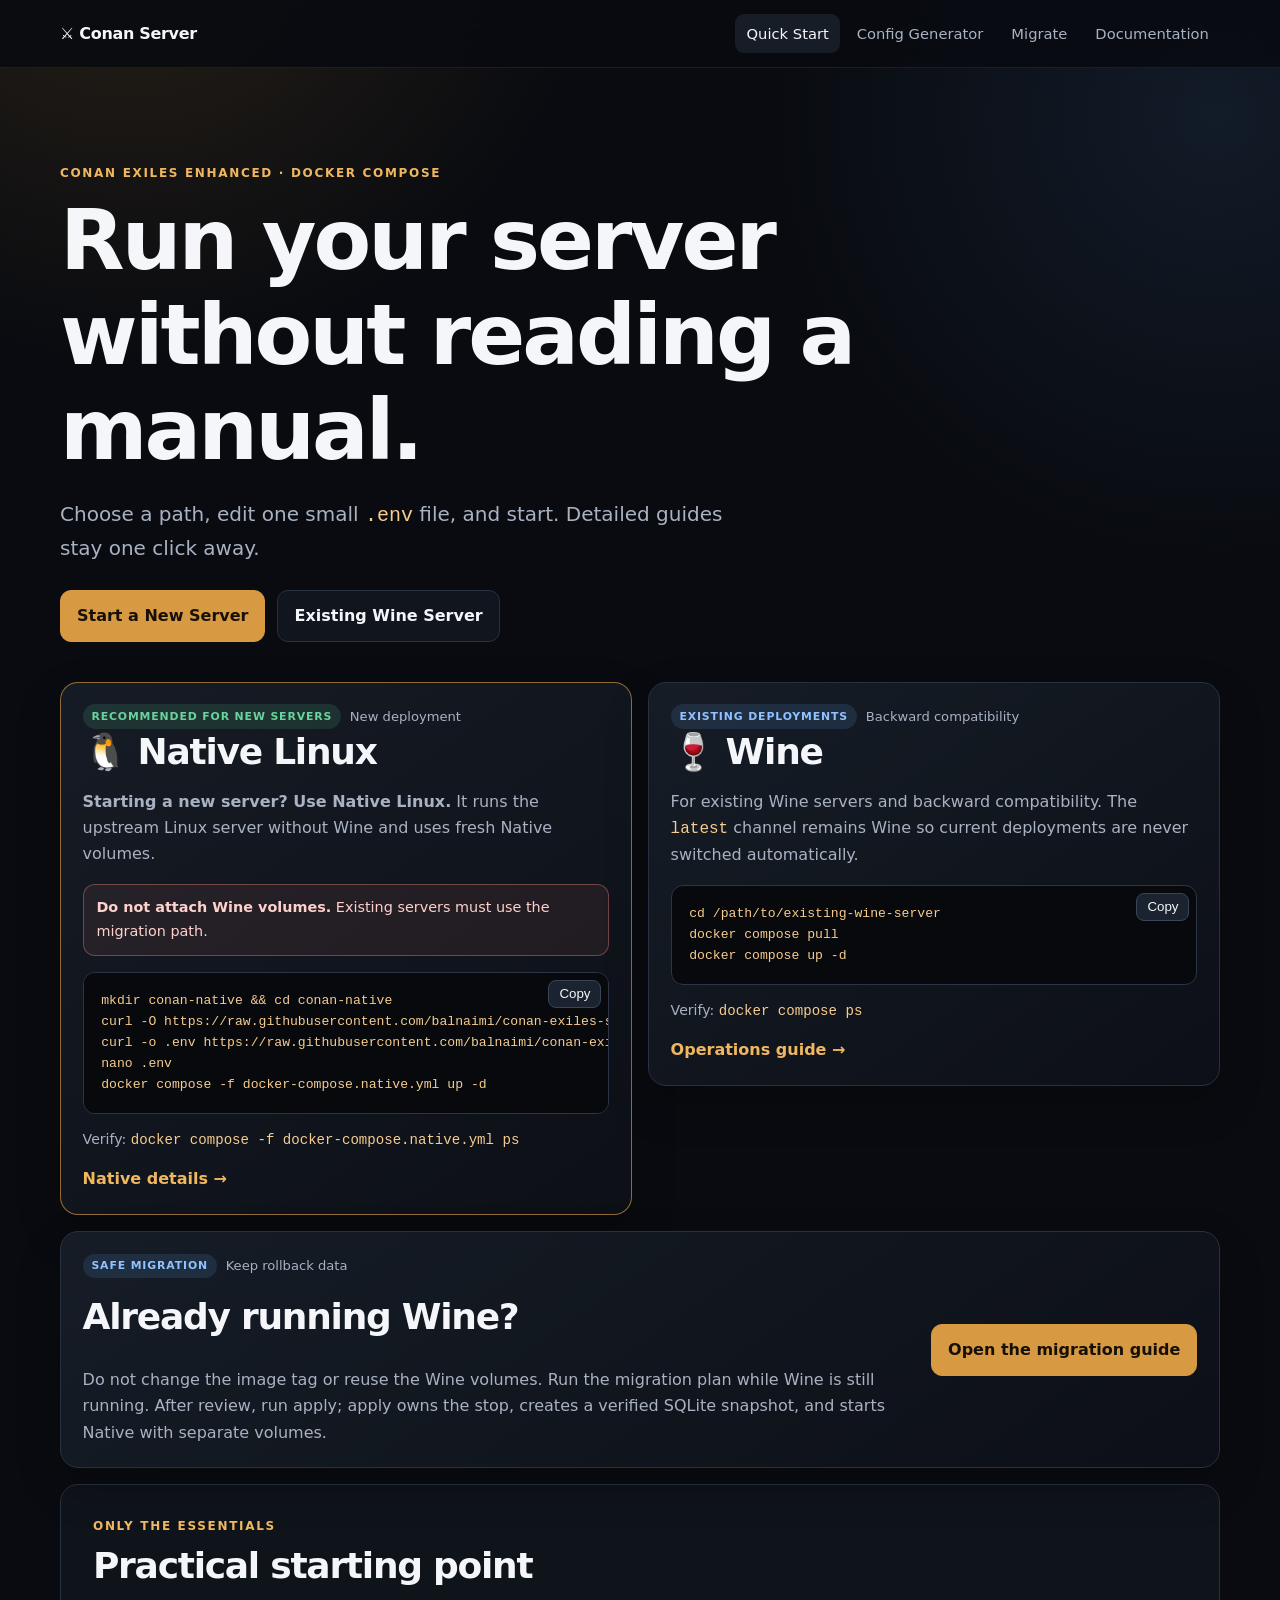
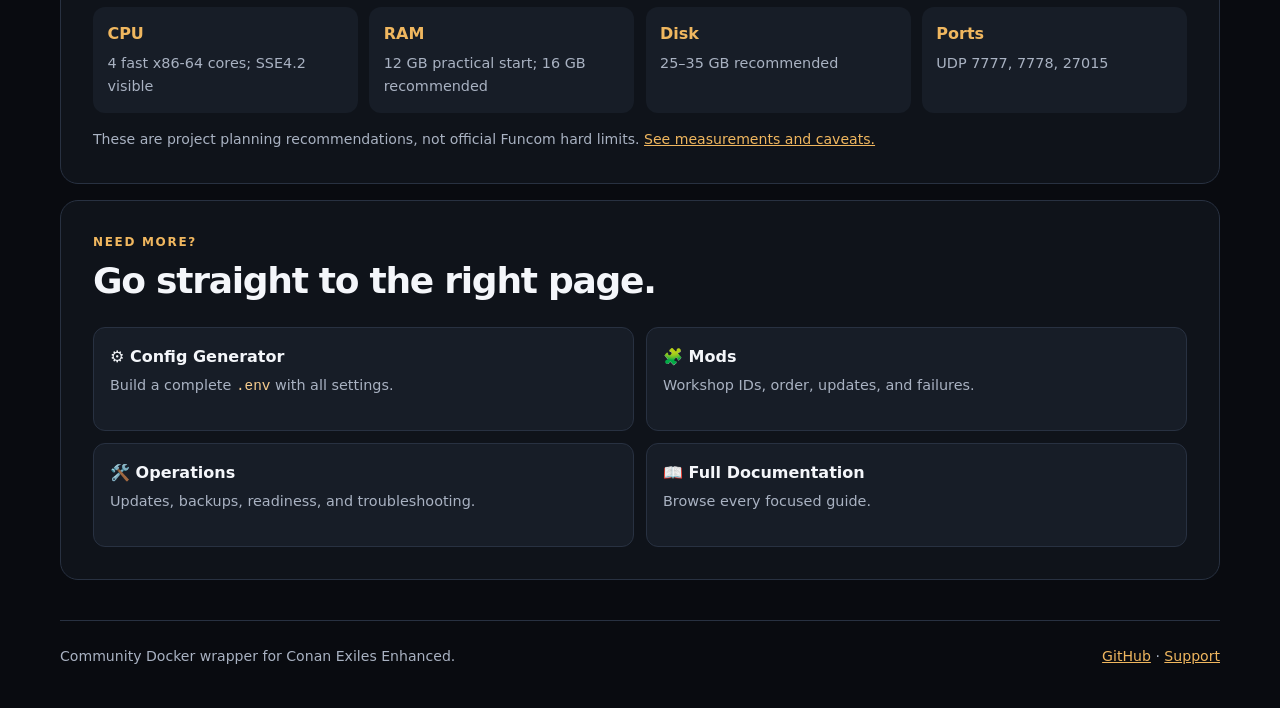
<file: docs/index.html>
<!DOCTYPE html>
<html lang="en">
<head>
  <meta charset="utf-8">
  <meta name="viewport" content="width=device-width, initial-scale=1">
  <meta name="description" content="Start a Conan Exiles Enhanced dedicated server quickly with Docker Compose, or migrate an existing Wine server safely.">
  <meta property="og:title" content="Conan Exiles Enhanced Server — Quick Start">
  <meta property="og:description" content="A short, safe path to start Conan Exiles Enhanced with Docker Compose.">
  <meta property="og:type" content="website">
  <meta property="og:url" content="https://balnaimi.github.io/conan-exiles-server/">
  <link rel="icon" type="image/svg+xml" href="assets/favicon.svg">
  <link rel="stylesheet" href="assets/site.css">
  <title>Conan Exiles Enhanced Server — Quick Start</title>
</head>
<body>
  <a class="skip-link" href="#main">Skip to content</a>
  <header class="site-header">
    <a class="brand" href="./" aria-label="Conan Exiles Server home"><span aria-hidden="true">⚔️</span> Conan Server</a>
    <nav class="top-nav" aria-label="Primary navigation">
      <a aria-current="page" href="./">Quick Start</a>
      <a href="config/">Config Generator</a>
      <a href="migrate/">Migrate</a>
      <a href="docs/">Documentation</a>
    </nav>
  </header>

  <main id="main">
    <section class="hero compact-hero">
      <p class="eyebrow">Conan Exiles Enhanced · Docker Compose</p>
      <h1>Run your server without reading a manual.</h1>
      <p class="hero-copy">Choose a path, edit one small <code>.env</code> file, and start. Detailed guides stay one click away.</p>
      <div class="hero-actions">
        <a class="button primary" href="#native-quick-start">Start a New Server</a>
        <a class="button secondary" href="migrate/">Existing Wine Server</a>
      </div>
    </section>

    <section class="route-grid" aria-label="Choose a setup path">
      <article class="route-card featured" id="native-quick-start" tabindex="-1">
        <div class="status-row"><span class="status recommended">Recommended for new servers</span><span>New deployment</span></div>
        <h2>🐧 Native Linux</h2>
        <p><strong>Starting a new server? Use Native Linux.</strong> It runs the upstream Linux server without Wine and uses fresh Native volumes.</p>
        <div class="warning compact-warning"><strong>Do not attach Wine volumes.</strong> Existing servers must use the migration path.</div>
        <div class="code-block">
          <button class="copy-button" type="button" data-copy-target="native-command">Copy</button>
          <pre id="native-command"><code>mkdir conan-native &amp;&amp; cd conan-native
curl -O https://raw.githubusercontent.com/balnaimi/conan-exiles-server/main/docker-compose.native.yml
curl -o .env https://raw.githubusercontent.com/balnaimi/conan-exiles-server/main/.env.minimal
nano .env
docker compose -f docker-compose.native.yml up -d</code></pre>
        </div>
        <p class="verify-line">Verify: <code>docker compose -f docker-compose.native.yml ps</code></p>
        <a class="text-link" href="docs/native-linux/">Native details →</a>
      </article>

      <article class="route-card" id="wine-existing">
        <div class="status-row"><span class="status compatibility">Existing deployments</span><span>Backward compatibility</span></div>
        <h2>🍷 Wine</h2>
        <p>For existing Wine servers and backward compatibility. The <code>latest</code> channel remains Wine so current deployments are never switched automatically.</p>
        <div class="code-block">
          <button class="copy-button" type="button" data-copy-target="wine-command">Copy</button>
          <pre id="wine-command"><code>cd /path/to/existing-wine-server
docker compose pull
docker compose up -d</code></pre>
        </div>
        <p class="verify-line">Verify: <code>docker compose ps</code></p>
        <a class="text-link" href="docs/operations/">Operations guide →</a>
      </article>

      <article class="route-card migration-card">
        <div class="status-row"><span class="status migrate">Safe migration</span><span>Keep rollback data</span></div>
        <h2>Already running Wine?</h2>
        <p>Do not change the image tag or reuse the Wine volumes. Run the migration plan while Wine is still running. After review, run apply; apply owns the stop, creates a verified SQLite snapshot, and starts Native with separate volumes.</p>
        <a class="button primary full" href="migrate/">Open the migration guide</a>
      </article>
    </section>

    <section class="essentials" aria-labelledby="essentials-title">
      <div>
        <p class="eyebrow">Only the essentials</p>
        <h2 id="essentials-title">Practical starting point</h2>
      </div>
      <dl class="requirements">
        <div><dt>CPU</dt><dd>4 fast x86-64 cores; SSE4.2 visible</dd></div>
        <div><dt>RAM</dt><dd>12 GB practical start; 16 GB recommended</dd></div>
        <div><dt>Disk</dt><dd>25–35 GB recommended</dd></div>
        <div><dt>Ports</dt><dd>UDP 7777, 7778, 27015</dd></div>
      </dl>
      <p class="fine-print">These are project planning recommendations, not official Funcom hard limits. <a href="docs/operations/#sizing-guidance">See measurements and caveats.</a></p>
    </section>

    <section class="next-grid" aria-labelledby="next-title">
      <div class="section-heading">
        <p class="eyebrow">Need more?</p>
        <h2 id="next-title">Go straight to the right page.</h2>
      </div>
      <a class="next-card" href="config/"><strong>⚙️ Config Generator</strong><span>Build a complete <code>.env</code> with all settings.</span></a>
      <a class="next-card" href="docs/mods/"><strong>🧩 Mods</strong><span>Workshop IDs, order, updates, and failures.</span></a>
      <a class="next-card" href="docs/operations/"><strong>🛠️ Operations</strong><span>Updates, backups, readiness, and troubleshooting.</span></a>
      <a class="next-card" href="docs/"><strong>📖 Full Documentation</strong><span>Browse every focused guide.</span></a>
    </section>
  </main>

  <footer class="site-footer">
    <span>Community Docker wrapper for Conan Exiles Enhanced.</span>
    <span><a href="https://github.com/balnaimi/conan-exiles-server">GitHub</a> · <a href="https://github.com/balnaimi/conan-exiles-server/issues">Support</a></span>
  </footer>
  <div class="toast" id="toast" role="status" aria-live="polite"></div>
  <script src="assets/site.js"></script>
</body>
</html>
</file>
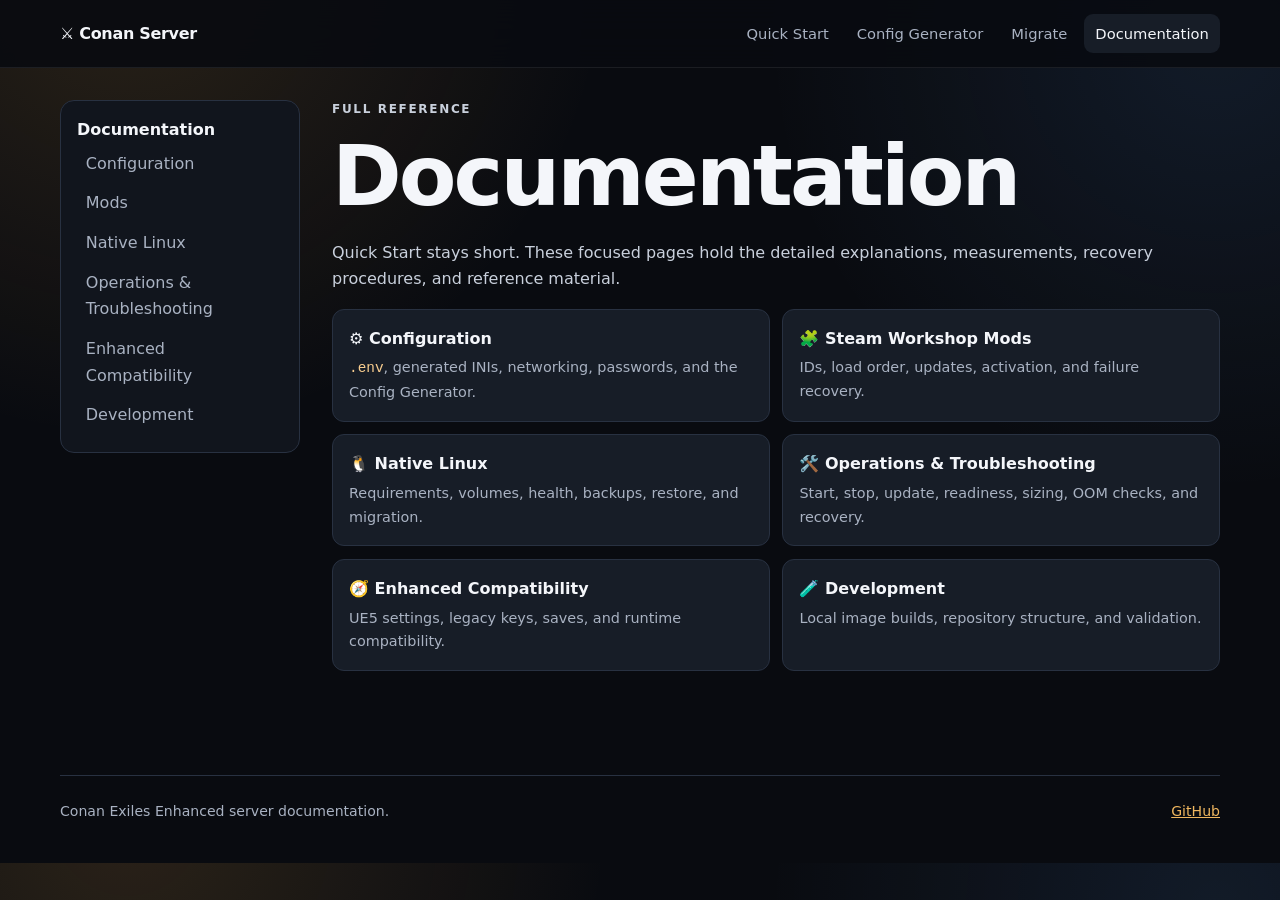
<file: docs/docs/index.html>
<!DOCTYPE html>
<html lang="en">
<head>
  <meta charset="utf-8">
  <meta name="viewport" content="width=device-width, initial-scale=1">
  <meta name="description" content="Focused documentation for the Conan Exiles Enhanced Docker server.">
  <link rel="icon" type="image/svg+xml" href="../assets/favicon.svg">
  <link rel="stylesheet" href="../assets/site.css">
  <title>Documentation — Conan Exiles Enhanced Server</title>
</head>
<body>
  <a class="skip-link" href="#main">Skip to content</a>
  <header class="site-header">
    <a class="brand" href="../">⚔️ Conan Server</a>
    <nav class="top-nav" aria-label="Primary navigation">
      <a href="../">Quick Start</a><a href="../config/">Config Generator</a><a href="../migrate/">Migrate</a><a aria-current="page" href="./">Documentation</a>
    </nav>
  </header>
  <main id="main" class="docs-shell">
    <aside class="docs-sidebar" aria-label="Documentation sections">
      <strong>Documentation</strong>
      <a href="configuration/">Configuration</a>
      <a href="mods/">Mods</a>
      <a href="native-linux/">Native Linux</a>
      <a href="operations/">Operations &amp; Troubleshooting</a>
      <a href="compatibility/">Enhanced Compatibility</a>
      <a href="development/">Development</a>
    </aside>
    <article class="docs-content">
      <p class="eyebrow">Full reference</p>
      <h1>Documentation</h1>
      <p>Quick Start stays short. These focused pages hold the detailed explanations, measurements, recovery procedures, and reference material.</p>
      <div class="docs-cards">
        <a class="next-card" href="configuration/"><strong>⚙️ Configuration</strong><span><code>.env</code>, generated INIs, networking, passwords, and the Config Generator.</span></a>
        <a class="next-card" href="mods/"><strong>🧩 Steam Workshop Mods</strong><span>IDs, load order, updates, activation, and failure recovery.</span></a>
        <a class="next-card" href="native-linux/"><strong>🐧 Native Linux</strong><span>Requirements, volumes, health, backups, restore, and migration.</span></a>
        <a class="next-card" href="operations/"><strong>🛠️ Operations &amp; Troubleshooting</strong><span>Start, stop, update, readiness, sizing, OOM checks, and recovery.</span></a>
        <a class="next-card" href="compatibility/"><strong>🧭 Enhanced Compatibility</strong><span>UE5 settings, legacy keys, saves, and runtime compatibility.</span></a>
        <a class="next-card" href="development/"><strong>🧪 Development</strong><span>Local image builds, repository structure, and validation.</span></a>
      </div>
    </article>
  </main>
  <footer class="site-footer"><span>Conan Exiles Enhanced server documentation.</span><a href="https://github.com/balnaimi/conan-exiles-server">GitHub</a></footer>
</body>
</html>
</file>
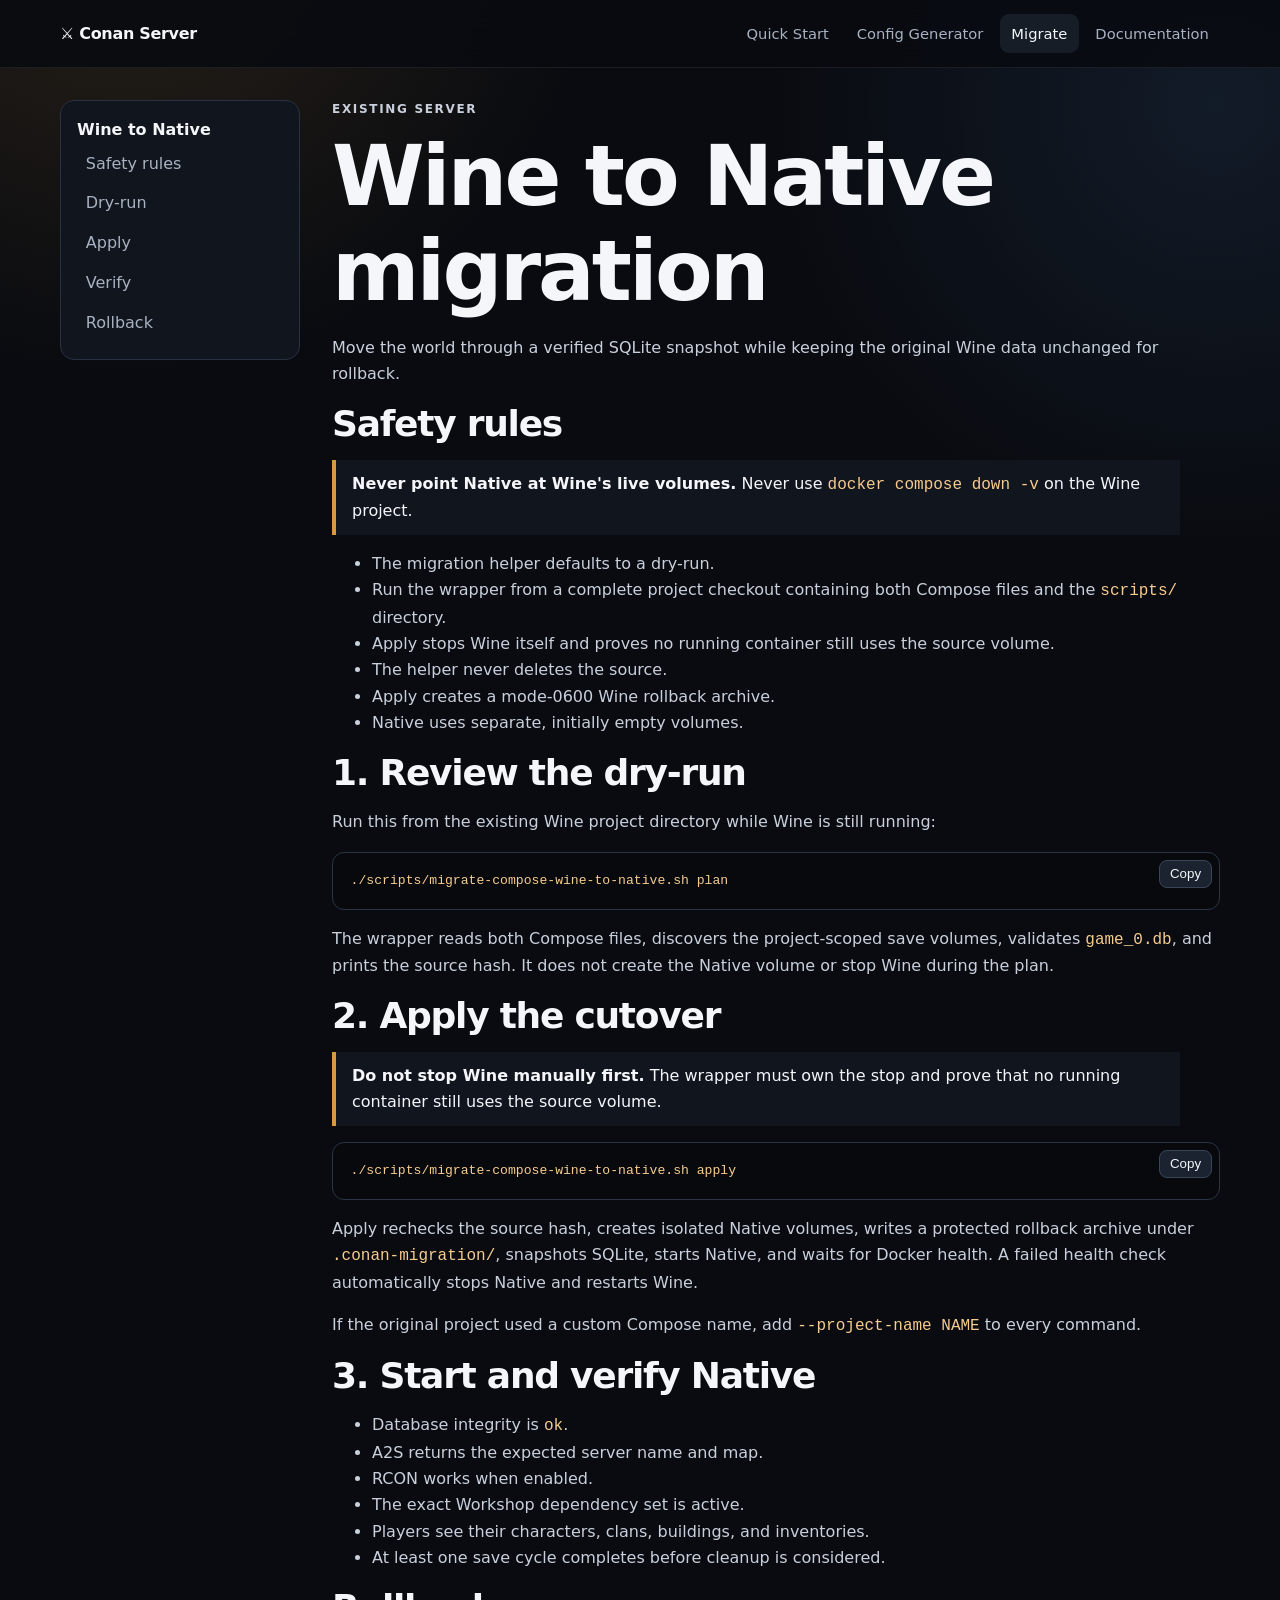
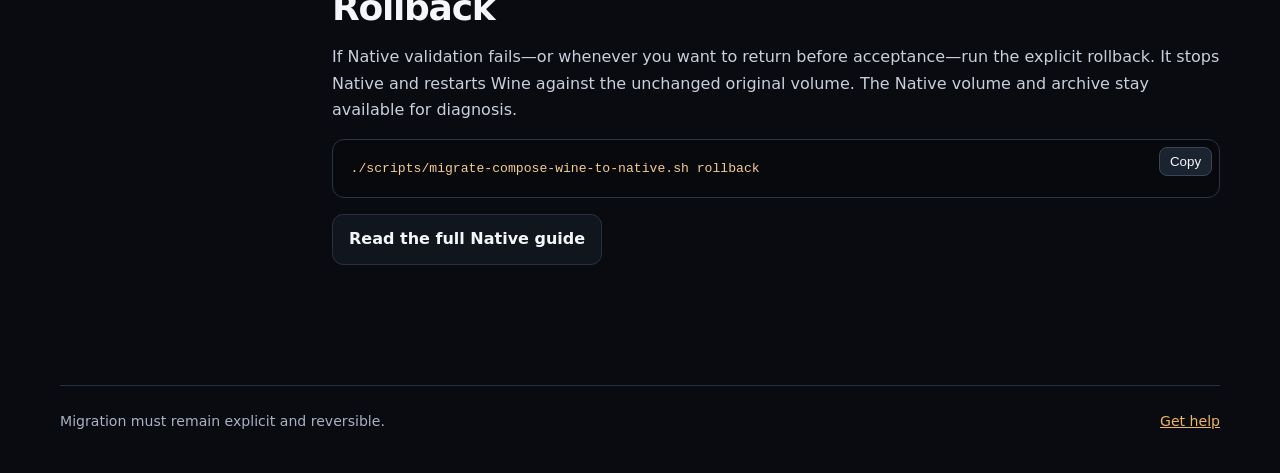
<file: docs/migrate/index.html>
<!DOCTYPE html>
<html lang="en">
<head>
  <meta charset="utf-8">
  <meta name="viewport" content="width=device-width, initial-scale=1">
  <meta name="description" content="Plan a safe Wine to Native migration without deleting the original Conan Exiles world.">
  <link rel="icon" type="image/svg+xml" href="../assets/favicon.svg">
  <link rel="stylesheet" href="../assets/site.css">
  <title>Wine to Native Migration — Conan Exiles Server</title>
</head>
<body>
  <a class="skip-link" href="#main">Skip to content</a>
  <header class="site-header">
    <a class="brand" href="../">⚔️ Conan Server</a>
    <nav class="top-nav" aria-label="Primary navigation">
      <a href="../">Quick Start</a><a href="../config/">Config Generator</a><a aria-current="page" href="./">Migrate</a><a href="../docs/">Documentation</a>
    </nav>
  </header>
  <main id="main" class="docs-shell">
    <aside class="docs-sidebar" aria-label="Migration sections">
      <strong>Wine to Native</strong>
      <a href="#safety">Safety rules</a>
      <a href="#dry-run">Dry-run</a>
      <a href="#apply">Apply</a>
      <a href="#verify">Verify</a>
      <a href="#rollback">Rollback</a>
    </aside>
    <article class="docs-content">
      <p class="eyebrow">Existing server</p>
      <h1>Wine to Native migration</h1>
      <p>Move the world through a verified SQLite snapshot while keeping the original Wine data unchanged for rollback.</p>

      <section id="safety">
        <h2>Safety rules</h2>
        <blockquote><strong>Never point Native at Wine's live volumes.</strong> Never use <code>docker compose down -v</code> on the Wine project.</blockquote>
        <ul>
          <li>The migration helper defaults to a dry-run.</li>
          <li>Run the wrapper from a complete project checkout containing both Compose files and the <code>scripts/</code> directory.</li>
          <li>Apply stops Wine itself and proves no running container still uses the source volume.</li>
          <li>The helper never deletes the source.</li>
          <li>Apply creates a mode-0600 Wine rollback archive.</li>
          <li>Native uses separate, initially empty volumes.</li>
        </ul>
      </section>

      <section id="dry-run">
        <h2>1. Review the dry-run</h2>
        <p>Run this from the existing Wine project directory while Wine is still running:</p>
        <div class="code-block"><button class="copy-button" type="button" data-copy-target="dry-command">Copy</button><pre id="dry-command"><code>./scripts/migrate-compose-wine-to-native.sh plan</code></pre></div>
        <p>The wrapper reads both Compose files, discovers the project-scoped save volumes, validates <code>game_0.db</code>, and prints the source hash. It does not create the Native volume or stop Wine during the plan.</p>
      </section>

      <section id="apply">
        <h2>2. Apply the cutover</h2>
        <blockquote><strong>Do not stop Wine manually first.</strong> The wrapper must own the stop and prove that no running container still uses the source volume.</blockquote>
        <div class="code-block"><button class="copy-button" type="button" data-copy-target="apply-command">Copy</button><pre id="apply-command"><code>./scripts/migrate-compose-wine-to-native.sh apply</code></pre></div>
        <p>Apply rechecks the source hash, creates isolated Native volumes, writes a protected rollback archive under <code>.conan-migration/</code>, snapshots SQLite, starts Native, and waits for Docker health. A failed health check automatically stops Native and restarts Wine.</p>
        <p>If the original project used a custom Compose name, add <code>--project-name NAME</code> to every command.</p>
      </section>

      <section id="verify">
        <h2>3. Start and verify Native</h2>
        <ul>
          <li>Database integrity is <code>ok</code>.</li>
          <li>A2S returns the expected server name and map.</li>
          <li>RCON works when enabled.</li>
          <li>The exact Workshop dependency set is active.</li>
          <li>Players see their characters, clans, buildings, and inventories.</li>
          <li>At least one save cycle completes before cleanup is considered.</li>
        </ul>
      </section>

      <section id="rollback">
        <h2>Rollback</h2>
        <p>If Native validation fails—or whenever you want to return before acceptance—run the explicit rollback. It stops Native and restarts Wine against the unchanged original volume. The Native volume and archive stay available for diagnosis.</p>
        <div class="code-block"><button class="copy-button" type="button" data-copy-target="rollback-command">Copy</button><pre id="rollback-command"><code>./scripts/migrate-compose-wine-to-native.sh rollback</code></pre></div>
      </section>

      <p><a class="button secondary" href="../docs/native-linux/">Read the full Native guide</a></p>
    </article>
  </main>
  <footer class="site-footer"><span>Migration must remain explicit and reversible.</span><a href="https://github.com/balnaimi/conan-exiles-server/issues">Get help</a></footer>
  <div class="toast" id="toast" role="status" aria-live="polite"></div>
  <script src="../assets/site.js"></script>
</body>
</html>
</file>
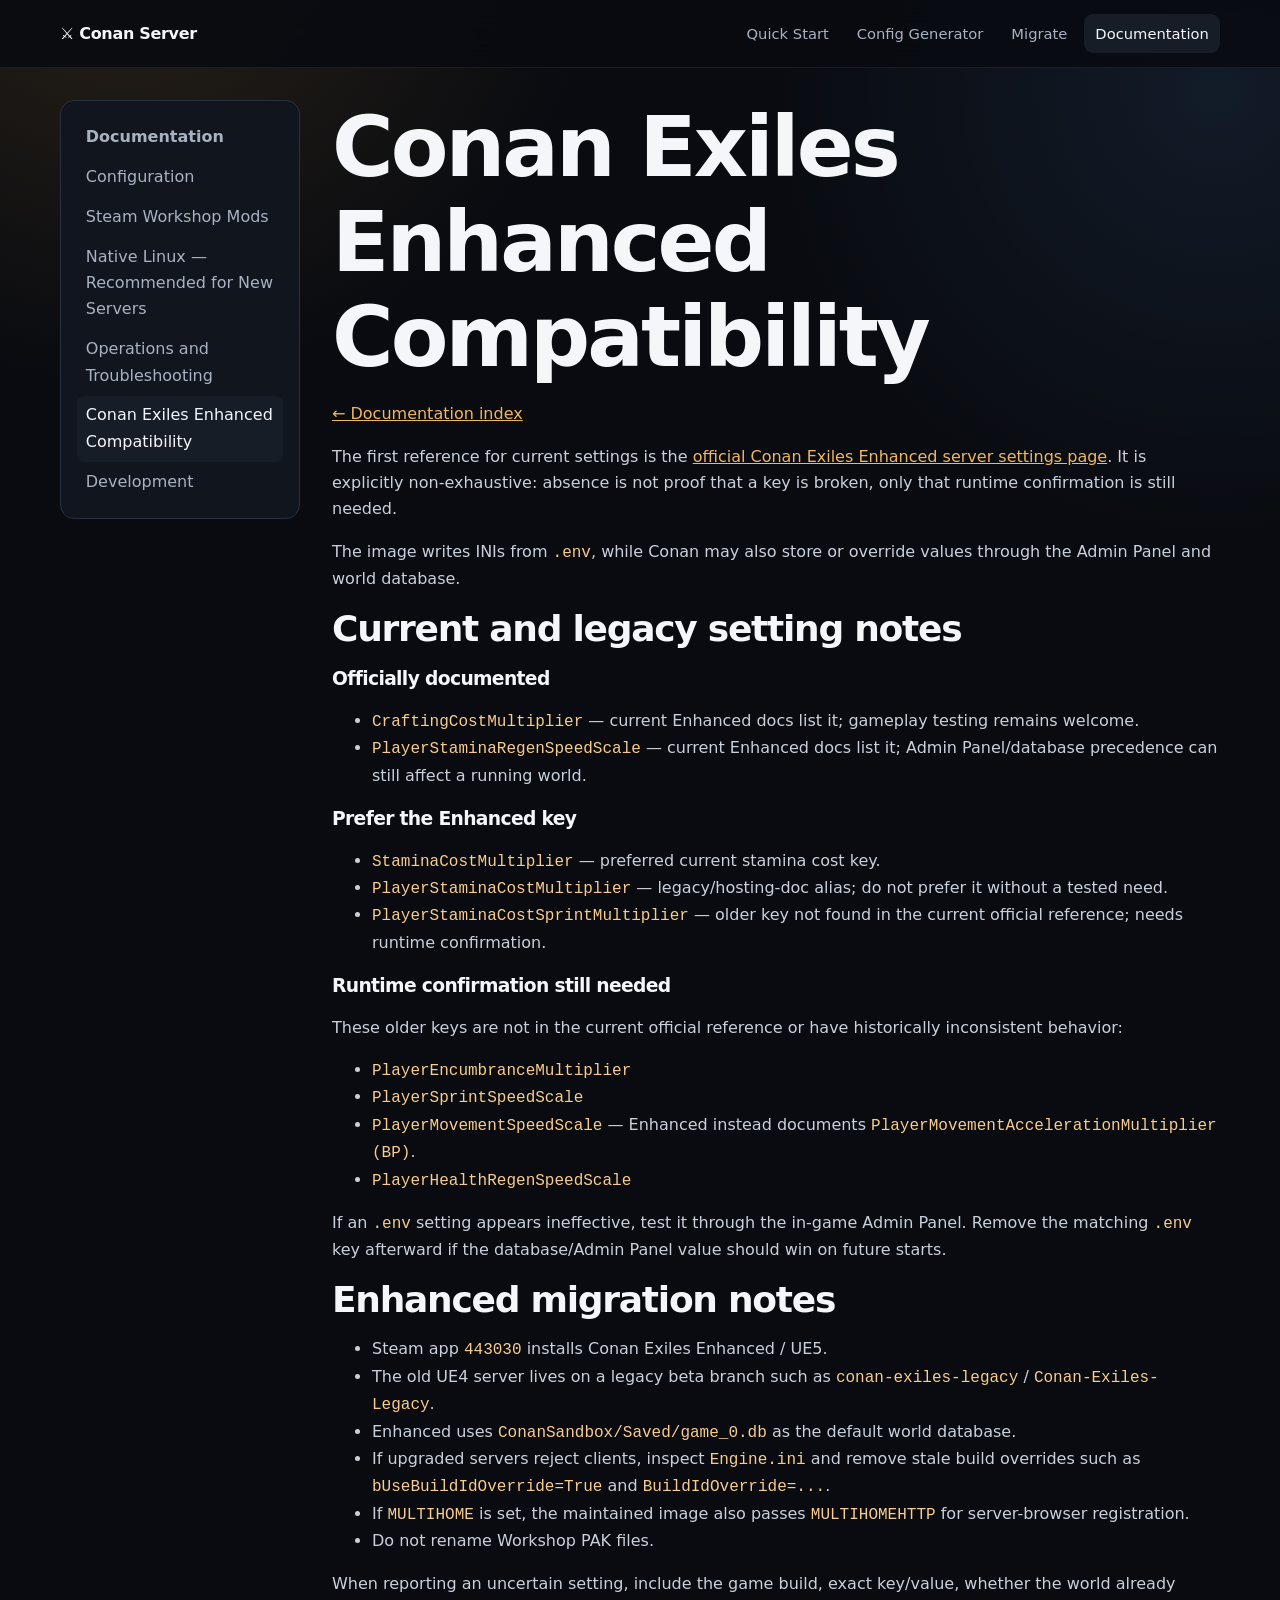
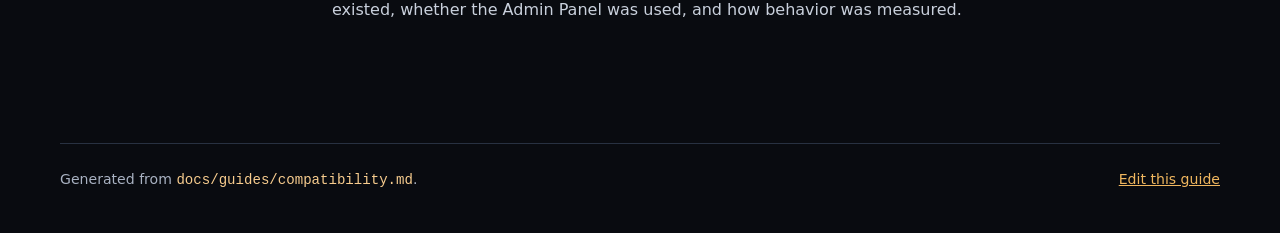
<file: docs/docs/compatibility/index.html>
<!DOCTYPE html>
<html lang="en">
<head>
  <meta charset="utf-8">
  <meta name="viewport" content="width=device-width, initial-scale=1">
  <meta name="description" content="Conan Exiles Enhanced Compatibility guide for the Conan Exiles Enhanced Docker server.">
  <link rel="icon" type="image/svg+xml" href="../../assets/favicon.svg">
  <link rel="stylesheet" href="../../assets/site.css">
  <title>Conan Exiles Enhanced Compatibility — Conan Server</title>
</head>
<body>
  <a class="skip-link" href="#main">Skip to content</a>
  <header class="site-header">
    <a class="brand" href="../../">⚔️ Conan Server</a>
    <nav class="top-nav" aria-label="Primary navigation">
      <a href="../../">Quick Start</a><a href="../../config/">Config Generator</a><a href="../../migrate/">Migrate</a><a aria-current="page" href="../">Documentation</a>
    </nav>
  </header>
  <main id="main" class="docs-shell">
    <aside class="docs-sidebar" aria-label="Documentation sections">
      <strong><a href="../">Documentation</a></strong>
      <a href="../configuration/">Configuration</a>
      <a href="../mods/">Steam Workshop Mods</a>
      <a href="../native-linux/">Native Linux — Recommended for New Servers</a>
      <a href="../operations/">Operations and Troubleshooting</a>
      <a aria-current="page" href="../compatibility/">Conan Exiles Enhanced Compatibility</a>
      <a href="../development/">Development</a>
    </aside>
    <article class="docs-content">
<h1 id="conan-exiles-enhanced-compatibility">Conan Exiles Enhanced Compatibility</h1>
<p><a href="../">← Documentation index</a></p>
<p>The first reference for current settings is the <a href="https://exiles-enhanced.inflexion.io/servers/settings/">official Conan Exiles Enhanced server settings page</a>. It is explicitly non-exhaustive: absence is not proof that a key is broken, only that runtime confirmation is still needed.</p>
<p>The image writes INIs from <code>.env</code>, while Conan may also store or override values through the Admin Panel and world database.</p>
<h2 id="current-and-legacy-setting-notes">Current and legacy setting notes</h2>
<h3 id="officially-documented">Officially documented</h3>
<ul>
<li><code>CraftingCostMultiplier</code> — current Enhanced docs list it; gameplay testing remains welcome.</li>
<li><code>PlayerStaminaRegenSpeedScale</code> — current Enhanced docs list it; Admin Panel/database precedence can still affect a running world.</li>
</ul>
<h3 id="prefer-the-enhanced-key">Prefer the Enhanced key</h3>
<ul>
<li><code>StaminaCostMultiplier</code> — preferred current stamina cost key.</li>
<li><code>PlayerStaminaCostMultiplier</code> — legacy/hosting-doc alias; do not prefer it without a tested need.</li>
<li><code>PlayerStaminaCostSprintMultiplier</code> — older key not found in the current official reference; needs runtime confirmation.</li>
</ul>
<h3 id="runtime-confirmation-still-needed">Runtime confirmation still needed</h3>
<p>These older keys are not in the current official reference or have historically inconsistent behavior:</p>
<ul>
<li><code>PlayerEncumbranceMultiplier</code></li>
<li><code>PlayerSprintSpeedScale</code></li>
<li><code>PlayerMovementSpeedScale</code> — Enhanced instead documents <code>PlayerMovementAccelerationMultiplier (BP)</code>.</li>
<li><code>PlayerHealthRegenSpeedScale</code></li>
</ul>
<p>If an <code>.env</code> setting appears ineffective, test it through the in-game Admin Panel. Remove the matching <code>.env</code> key afterward if the database/Admin Panel value should win on future starts.</p>
<h2 id="enhanced-migration-notes">Enhanced migration notes</h2>
<ul>
<li>Steam app <code>443030</code> installs Conan Exiles Enhanced / UE5.</li>
<li>The old UE4 server lives on a legacy beta branch such as <code>conan-exiles-legacy</code> / <code>Conan-Exiles-Legacy</code>.</li>
<li>Enhanced uses <code>ConanSandbox/Saved/game_0.db</code> as the default world database.</li>
<li>If upgraded servers reject clients, inspect <code>Engine.ini</code> and remove stale build overrides such as <code>bUseBuildIdOverride=True</code> and <code>BuildIdOverride=...</code>.</li>
<li>If <code>MULTIHOME</code> is set, the maintained image also passes <code>MULTIHOMEHTTP</code> for server-browser registration.</li>
<li>Do not rename Workshop PAK files.</li>
</ul>
<p>When reporting an uncertain setting, include the game build, exact key/value, whether the world already existed, whether the Admin Panel was used, and how behavior was measured.</p>
    </article>
  </main>
  <footer class="site-footer"><span>Generated from <code>docs/guides/compatibility.md</code>.</span><a href="https://github.com/balnaimi/conan-exiles-server/blob/main/docs/guides/compatibility.md">Edit this guide</a></footer>
</body>
</html>
</file>
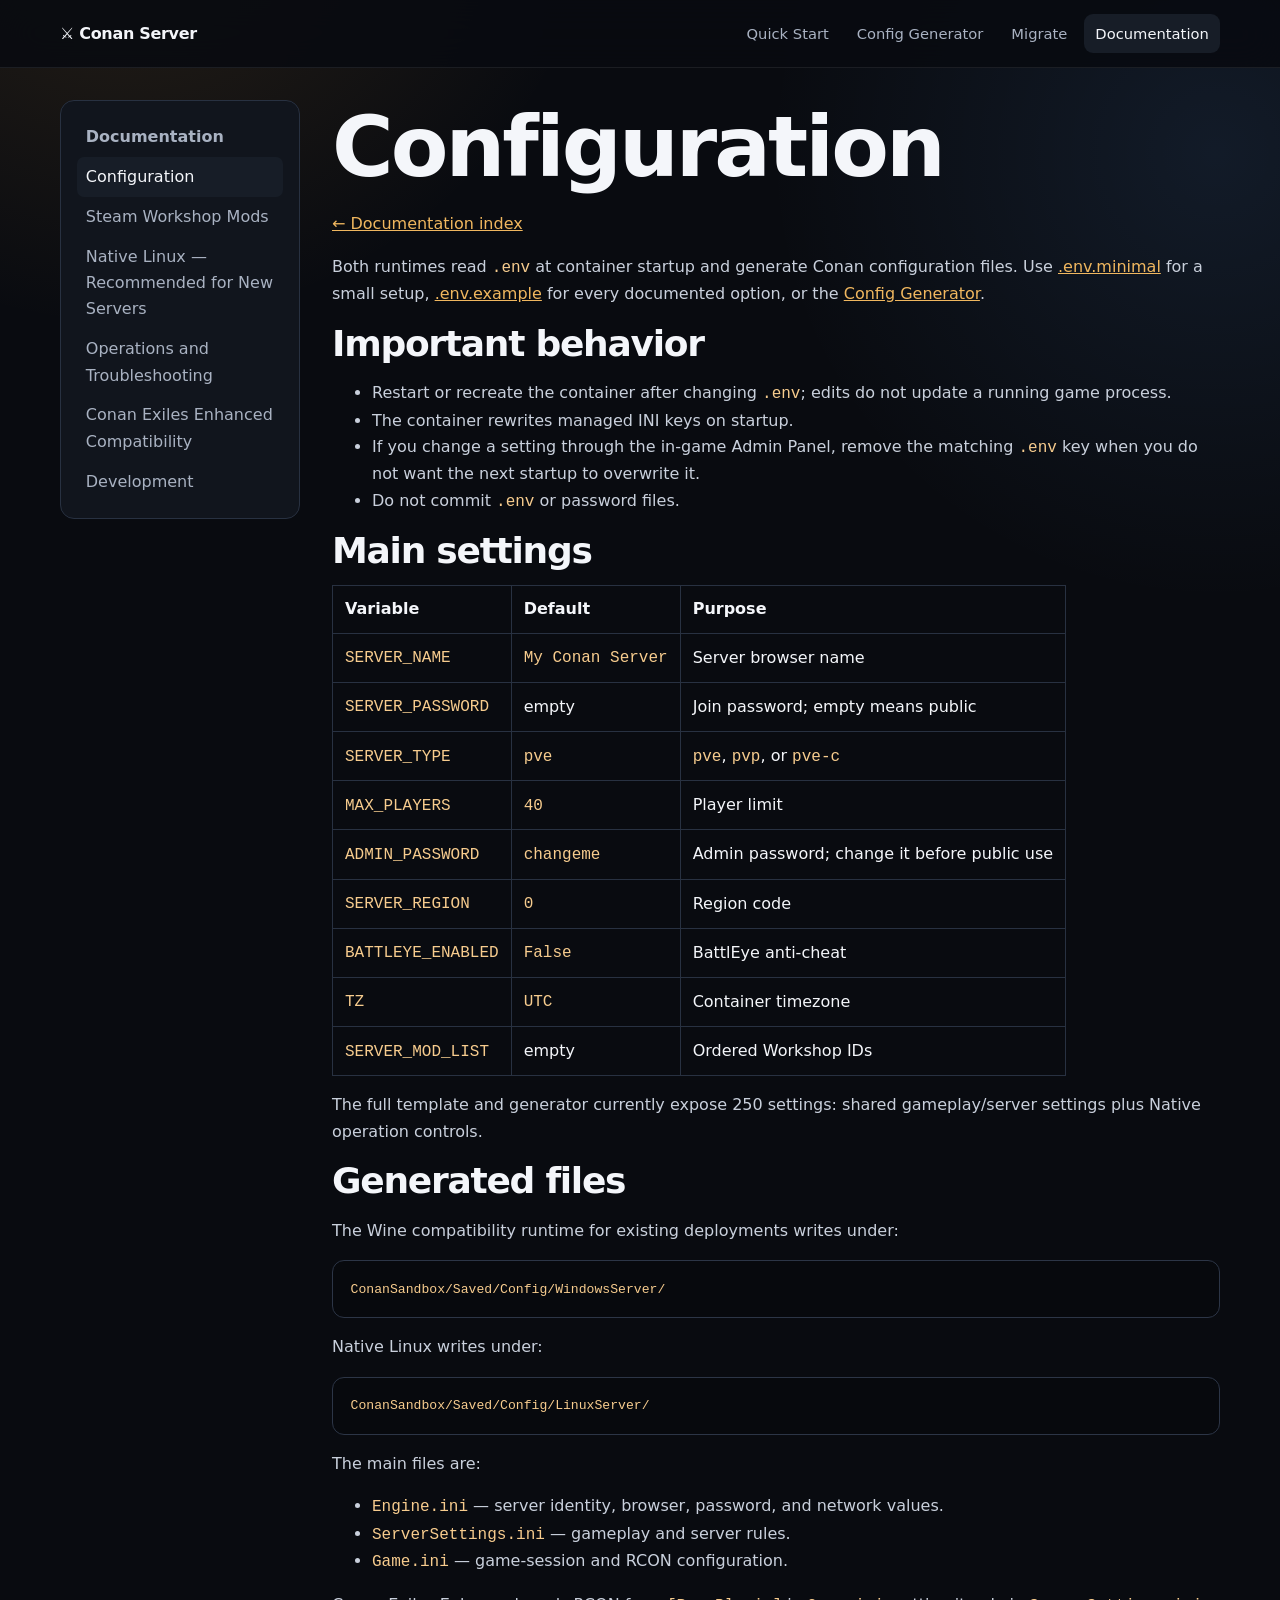
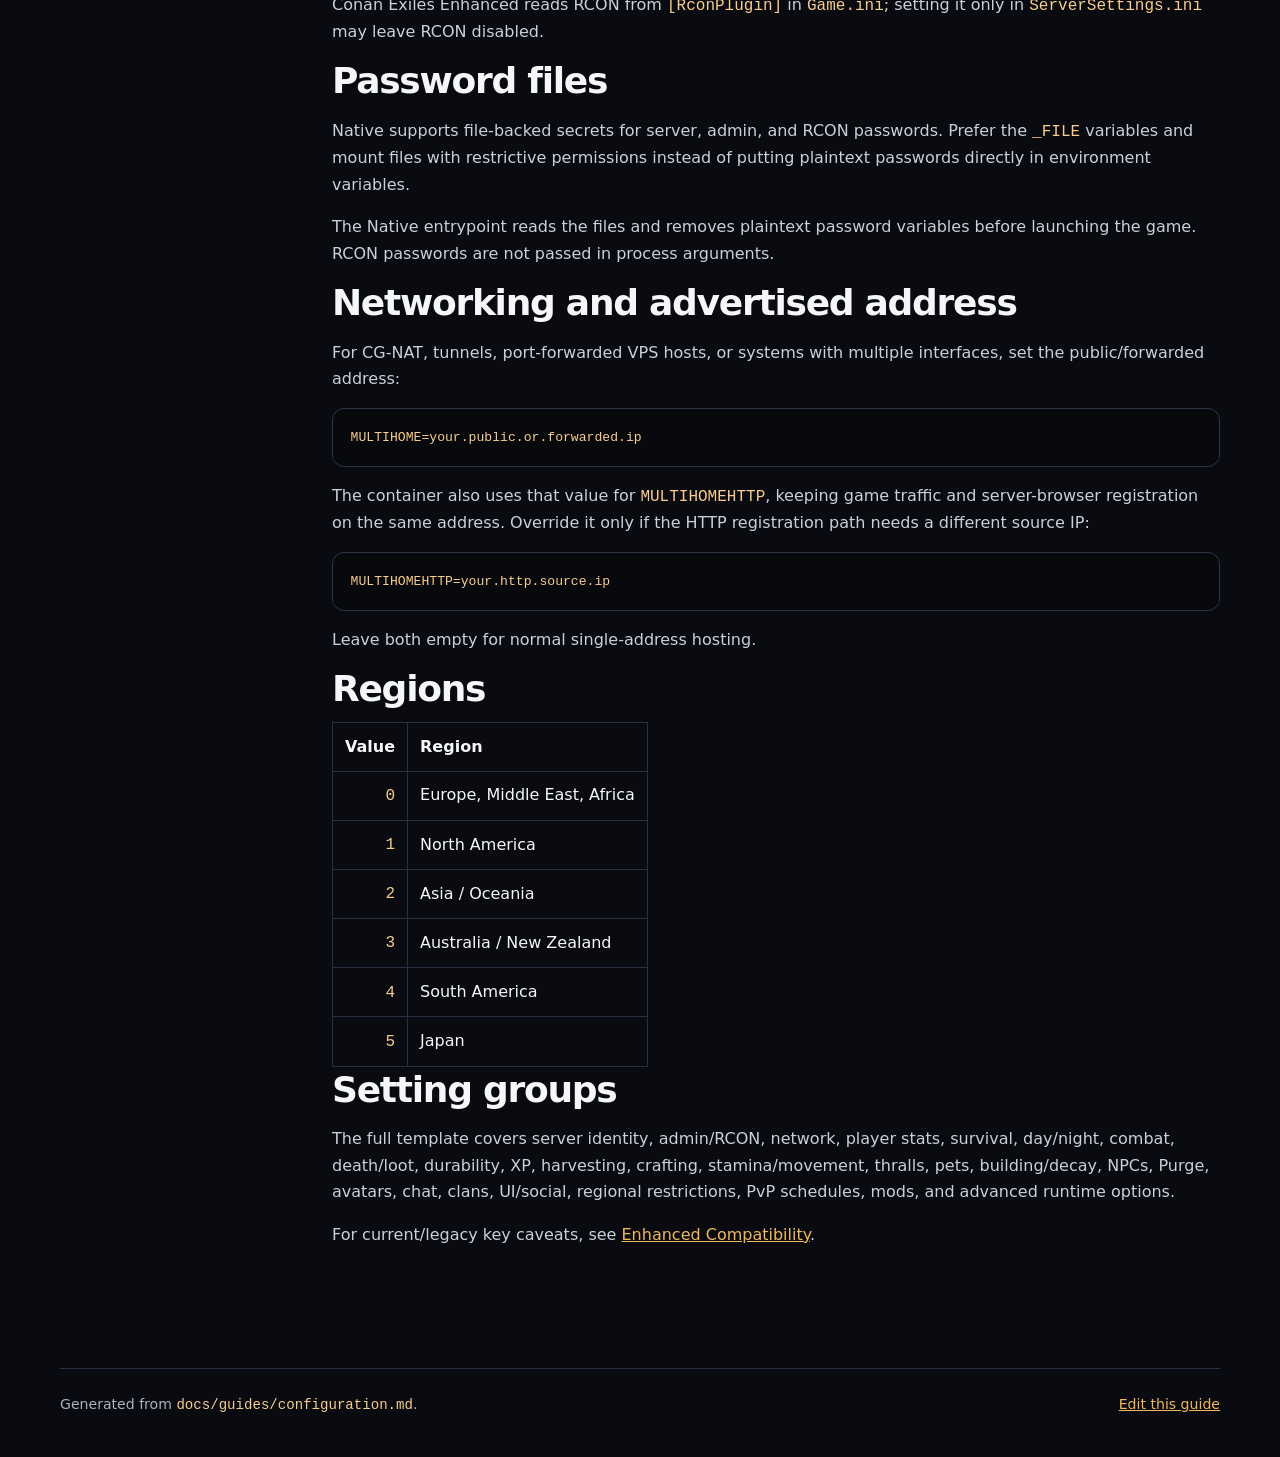
<file: docs/docs/configuration/index.html>
<!DOCTYPE html>
<html lang="en">
<head>
  <meta charset="utf-8">
  <meta name="viewport" content="width=device-width, initial-scale=1">
  <meta name="description" content="Configuration guide for the Conan Exiles Enhanced Docker server.">
  <link rel="icon" type="image/svg+xml" href="../../assets/favicon.svg">
  <link rel="stylesheet" href="../../assets/site.css">
  <title>Configuration — Conan Server</title>
</head>
<body>
  <a class="skip-link" href="#main">Skip to content</a>
  <header class="site-header">
    <a class="brand" href="../../">⚔️ Conan Server</a>
    <nav class="top-nav" aria-label="Primary navigation">
      <a href="../../">Quick Start</a><a href="../../config/">Config Generator</a><a href="../../migrate/">Migrate</a><a aria-current="page" href="../">Documentation</a>
    </nav>
  </header>
  <main id="main" class="docs-shell">
    <aside class="docs-sidebar" aria-label="Documentation sections">
      <strong><a href="../">Documentation</a></strong>
      <a aria-current="page" href="../configuration/">Configuration</a>
      <a href="../mods/">Steam Workshop Mods</a>
      <a href="../native-linux/">Native Linux — Recommended for New Servers</a>
      <a href="../operations/">Operations and Troubleshooting</a>
      <a href="../compatibility/">Conan Exiles Enhanced Compatibility</a>
      <a href="../development/">Development</a>
    </aside>
    <article class="docs-content">
<h1 id="configuration">Configuration</h1>
<p><a href="../">← Documentation index</a></p>
<p>Both runtimes read <code>.env</code> at container startup and generate Conan configuration files. Use <a href="https://github.com/balnaimi/conan-exiles-server/blob/main/.env.minimal">.env.minimal</a> for a small setup, <a href="https://github.com/balnaimi/conan-exiles-server/blob/main/.env.example">.env.example</a> for every documented option, or the <a href="../../config/">Config Generator</a>.</p>
<h2 id="important-behavior">Important behavior</h2>
<ul>
<li>Restart or recreate the container after changing <code>.env</code>; edits do not update a running game process.</li>
<li>The container rewrites managed INI keys on startup.</li>
<li>If you change a setting through the in-game Admin Panel, remove the matching <code>.env</code> key when you do not want the next startup to overwrite it.</li>
<li>Do not commit <code>.env</code> or password files.</li>
</ul>
<h2 id="main-settings">Main settings</h2>
<table>
<thead>
<tr>
<th>Variable</th>
<th>Default</th>
<th>Purpose</th>
</tr>
</thead>
<tbody>
<tr>
<td><code>SERVER_NAME</code></td>
<td><code>My Conan Server</code></td>
<td>Server browser name</td>
</tr>
<tr>
<td><code>SERVER_PASSWORD</code></td>
<td>empty</td>
<td>Join password; empty means public</td>
</tr>
<tr>
<td><code>SERVER_TYPE</code></td>
<td><code>pve</code></td>
<td><code>pve</code>, <code>pvp</code>, or <code>pve-c</code></td>
</tr>
<tr>
<td><code>MAX_PLAYERS</code></td>
<td><code>40</code></td>
<td>Player limit</td>
</tr>
<tr>
<td><code>ADMIN_PASSWORD</code></td>
<td><code>changeme</code></td>
<td>Admin password; change it before public use</td>
</tr>
<tr>
<td><code>SERVER_REGION</code></td>
<td><code>0</code></td>
<td>Region code</td>
</tr>
<tr>
<td><code>BATTLEYE_ENABLED</code></td>
<td><code>False</code></td>
<td>BattlEye anti-cheat</td>
</tr>
<tr>
<td><code>TZ</code></td>
<td><code>UTC</code></td>
<td>Container timezone</td>
</tr>
<tr>
<td><code>SERVER_MOD_LIST</code></td>
<td>empty</td>
<td>Ordered Workshop IDs</td>
</tr>
</tbody>
</table>
<p>The full template and generator currently expose 250 settings: shared gameplay/server settings plus Native operation controls.</p>
<h2 id="generated-files">Generated files</h2>
<p>The Wine compatibility runtime for existing deployments writes under:</p>
<pre><code class="language-text">ConanSandbox/Saved/Config/WindowsServer/
</code></pre>
<p>Native Linux writes under:</p>
<pre><code class="language-text">ConanSandbox/Saved/Config/LinuxServer/
</code></pre>
<p>The main files are:</p>
<ul>
<li><code>Engine.ini</code> — server identity, browser, password, and network values.</li>
<li><code>ServerSettings.ini</code> — gameplay and server rules.</li>
<li><code>Game.ini</code> — game-session and RCON configuration.</li>
</ul>
<p>Conan Exiles Enhanced reads RCON from <code>[RconPlugin]</code> in <code>Game.ini</code>; setting it only in <code>ServerSettings.ini</code> may leave RCON disabled.</p>
<h2 id="password-files">Password files</h2>
<p>Native supports file-backed secrets for server, admin, and RCON passwords. Prefer the <code>_FILE</code> variables and mount files with restrictive permissions instead of putting plaintext passwords directly in environment variables.</p>
<p>The Native entrypoint reads the files and removes plaintext password variables before launching the game. RCON passwords are not passed in process arguments.</p>
<h2 id="networking-and-advertised-address">Networking and advertised address</h2>
<p>For CG-NAT, tunnels, port-forwarded VPS hosts, or systems with multiple interfaces, set the public/forwarded address:</p>
<pre><code class="language-env">MULTIHOME=your.public.or.forwarded.ip
</code></pre>
<p>The container also uses that value for <code>MULTIHOMEHTTP</code>, keeping game traffic and server-browser registration on the same address. Override it only if the HTTP registration path needs a different source IP:</p>
<pre><code class="language-env">MULTIHOMEHTTP=your.http.source.ip
</code></pre>
<p>Leave both empty for normal single-address hosting.</p>
<h2 id="regions">Regions</h2>
<table>
<thead>
<tr>
<th style="text-align: right;">Value</th>
<th>Region</th>
</tr>
</thead>
<tbody>
<tr>
<td style="text-align: right;"><code>0</code></td>
<td>Europe, Middle East, Africa</td>
</tr>
<tr>
<td style="text-align: right;"><code>1</code></td>
<td>North America</td>
</tr>
<tr>
<td style="text-align: right;"><code>2</code></td>
<td>Asia / Oceania</td>
</tr>
<tr>
<td style="text-align: right;"><code>3</code></td>
<td>Australia / New Zealand</td>
</tr>
<tr>
<td style="text-align: right;"><code>4</code></td>
<td>South America</td>
</tr>
<tr>
<td style="text-align: right;"><code>5</code></td>
<td>Japan</td>
</tr>
</tbody>
</table>
<h2 id="setting-groups">Setting groups</h2>
<p>The full template covers server identity, admin/RCON, network, player stats, survival, day/night, combat, death/loot, durability, XP, harvesting, crafting, stamina/movement, thralls, pets, building/decay, NPCs, Purge, avatars, chat, clans, UI/social, regional restrictions, PvP schedules, mods, and advanced runtime options.</p>
<p>For current/legacy key caveats, see <a href="../compatibility/">Enhanced Compatibility</a>.</p>
    </article>
  </main>
  <footer class="site-footer"><span>Generated from <code>docs/guides/configuration.md</code>.</span><a href="https://github.com/balnaimi/conan-exiles-server/blob/main/docs/guides/configuration.md">Edit this guide</a></footer>
</body>
</html>
</file>
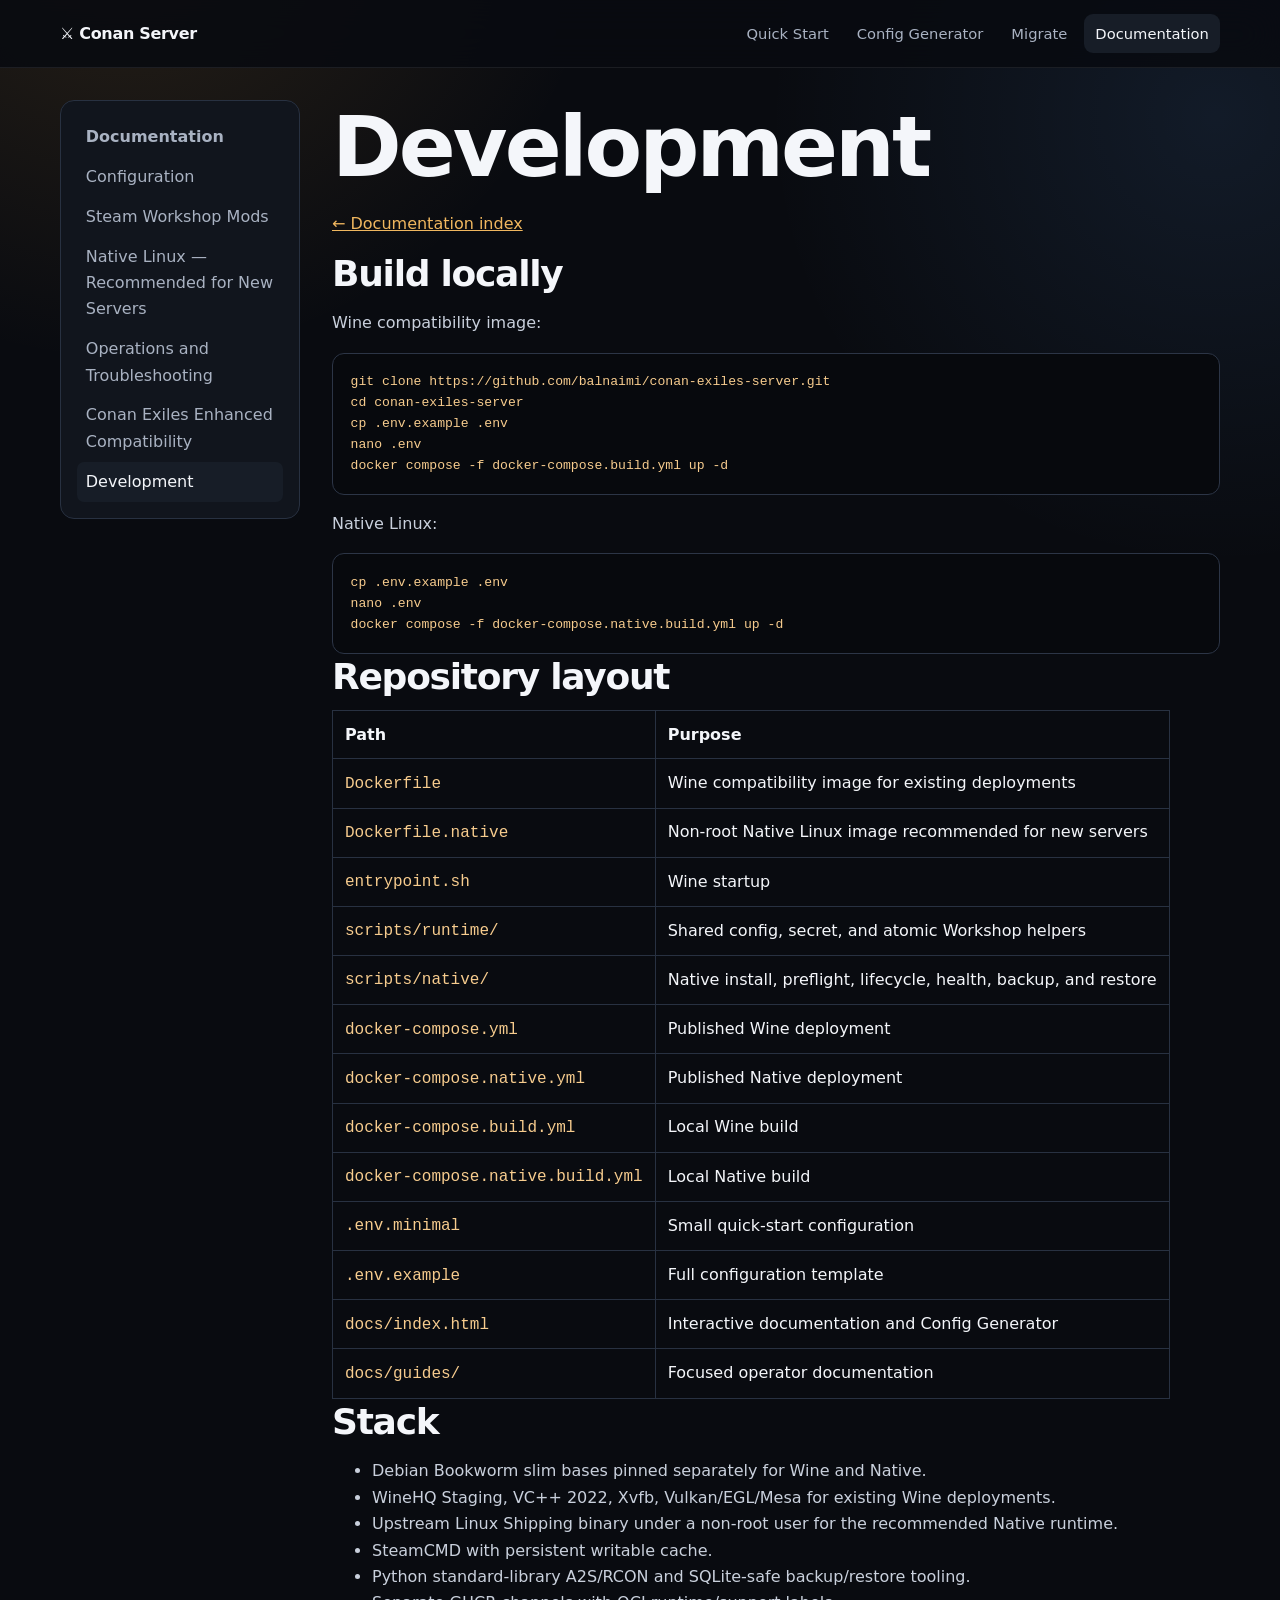
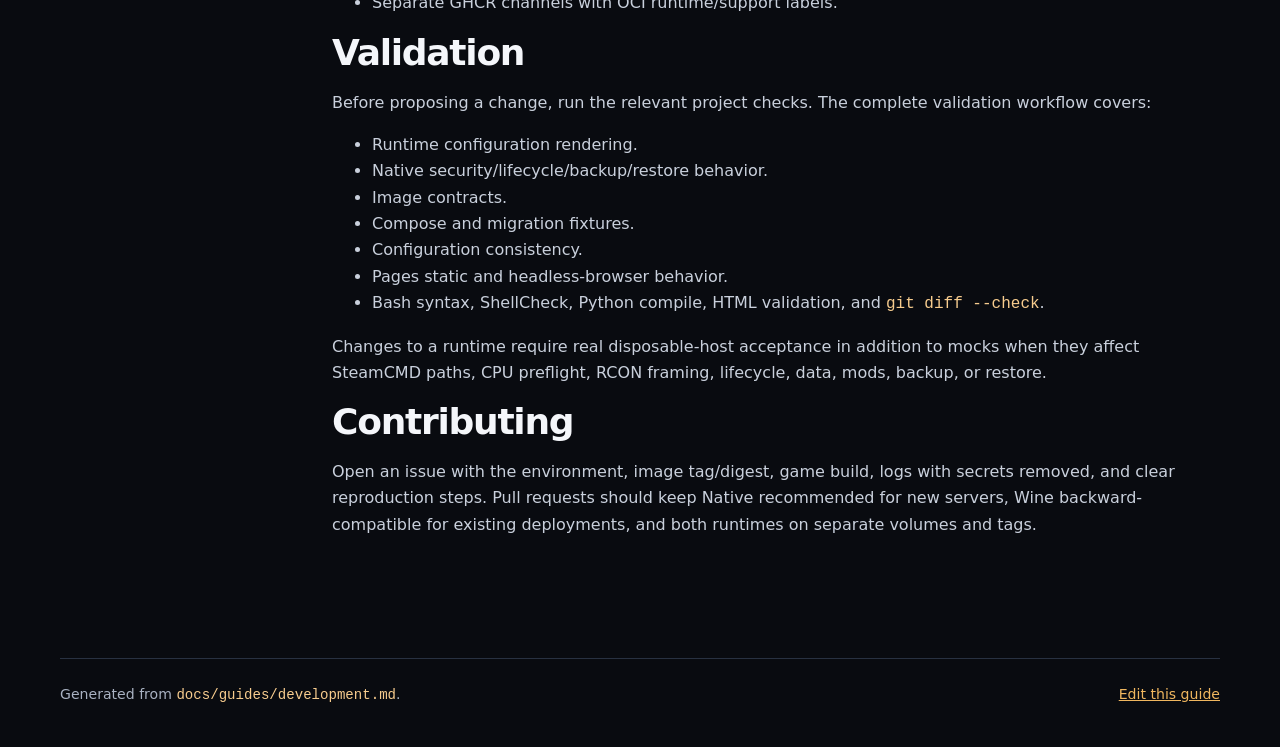
<file: docs/docs/development/index.html>
<!DOCTYPE html>
<html lang="en">
<head>
  <meta charset="utf-8">
  <meta name="viewport" content="width=device-width, initial-scale=1">
  <meta name="description" content="Development guide for the Conan Exiles Enhanced Docker server.">
  <link rel="icon" type="image/svg+xml" href="../../assets/favicon.svg">
  <link rel="stylesheet" href="../../assets/site.css">
  <title>Development — Conan Server</title>
</head>
<body>
  <a class="skip-link" href="#main">Skip to content</a>
  <header class="site-header">
    <a class="brand" href="../../">⚔️ Conan Server</a>
    <nav class="top-nav" aria-label="Primary navigation">
      <a href="../../">Quick Start</a><a href="../../config/">Config Generator</a><a href="../../migrate/">Migrate</a><a aria-current="page" href="../">Documentation</a>
    </nav>
  </header>
  <main id="main" class="docs-shell">
    <aside class="docs-sidebar" aria-label="Documentation sections">
      <strong><a href="../">Documentation</a></strong>
      <a href="../configuration/">Configuration</a>
      <a href="../mods/">Steam Workshop Mods</a>
      <a href="../native-linux/">Native Linux — Recommended for New Servers</a>
      <a href="../operations/">Operations and Troubleshooting</a>
      <a href="../compatibility/">Conan Exiles Enhanced Compatibility</a>
      <a aria-current="page" href="../development/">Development</a>
    </aside>
    <article class="docs-content">
<h1 id="development">Development</h1>
<p><a href="../">← Documentation index</a></p>
<h2 id="build-locally">Build locally</h2>
<p>Wine compatibility image:</p>
<pre><code class="language-bash">git clone https://github.com/balnaimi/conan-exiles-server.git
cd conan-exiles-server
cp .env.example .env
nano .env
docker compose -f docker-compose.build.yml up -d
</code></pre>
<p>Native Linux:</p>
<pre><code class="language-bash">cp .env.example .env
nano .env
docker compose -f docker-compose.native.build.yml up -d
</code></pre>
<h2 id="repository-layout">Repository layout</h2>
<table>
<thead>
<tr>
<th>Path</th>
<th>Purpose</th>
</tr>
</thead>
<tbody>
<tr>
<td><code>Dockerfile</code></td>
<td>Wine compatibility image for existing deployments</td>
</tr>
<tr>
<td><code>Dockerfile.native</code></td>
<td>Non-root Native Linux image recommended for new servers</td>
</tr>
<tr>
<td><code>entrypoint.sh</code></td>
<td>Wine startup</td>
</tr>
<tr>
<td><code>scripts/runtime/</code></td>
<td>Shared config, secret, and atomic Workshop helpers</td>
</tr>
<tr>
<td><code>scripts/native/</code></td>
<td>Native install, preflight, lifecycle, health, backup, and restore</td>
</tr>
<tr>
<td><code>docker-compose.yml</code></td>
<td>Published Wine deployment</td>
</tr>
<tr>
<td><code>docker-compose.native.yml</code></td>
<td>Published Native deployment</td>
</tr>
<tr>
<td><code>docker-compose.build.yml</code></td>
<td>Local Wine build</td>
</tr>
<tr>
<td><code>docker-compose.native.build.yml</code></td>
<td>Local Native build</td>
</tr>
<tr>
<td><code>.env.minimal</code></td>
<td>Small quick-start configuration</td>
</tr>
<tr>
<td><code>.env.example</code></td>
<td>Full configuration template</td>
</tr>
<tr>
<td><code>docs/index.html</code></td>
<td>Interactive documentation and Config Generator</td>
</tr>
<tr>
<td><code>docs/guides/</code></td>
<td>Focused operator documentation</td>
</tr>
</tbody>
</table>
<h2 id="stack">Stack</h2>
<ul>
<li>Debian Bookworm slim bases pinned separately for Wine and Native.</li>
<li>WineHQ Staging, VC++ 2022, Xvfb, Vulkan/EGL/Mesa for existing Wine deployments.</li>
<li>Upstream Linux Shipping binary under a non-root user for the recommended Native runtime.</li>
<li>SteamCMD with persistent writable cache.</li>
<li>Python standard-library A2S/RCON and SQLite-safe backup/restore tooling.</li>
<li>Separate GHCR channels with OCI runtime/support labels.</li>
</ul>
<h2 id="validation">Validation</h2>
<p>Before proposing a change, run the relevant project checks. The complete validation workflow covers:</p>
<ul>
<li>Runtime configuration rendering.</li>
<li>Native security/lifecycle/backup/restore behavior.</li>
<li>Image contracts.</li>
<li>Compose and migration fixtures.</li>
<li>Configuration consistency.</li>
<li>Pages static and headless-browser behavior.</li>
<li>Bash syntax, ShellCheck, Python compile, HTML validation, and <code>git diff --check</code>.</li>
</ul>
<p>Changes to a runtime require real disposable-host acceptance in addition to mocks when they affect SteamCMD paths, CPU preflight, RCON framing, lifecycle, data, mods, backup, or restore.</p>
<h2 id="contributing">Contributing</h2>
<p>Open an issue with the environment, image tag/digest, game build, logs with secrets removed, and clear reproduction steps. Pull requests should keep Native recommended for new servers, Wine backward-compatible for existing deployments, and both runtimes on separate volumes and tags.</p>
    </article>
  </main>
  <footer class="site-footer"><span>Generated from <code>docs/guides/development.md</code>.</span><a href="https://github.com/balnaimi/conan-exiles-server/blob/main/docs/guides/development.md">Edit this guide</a></footer>
</body>
</html>
</file>
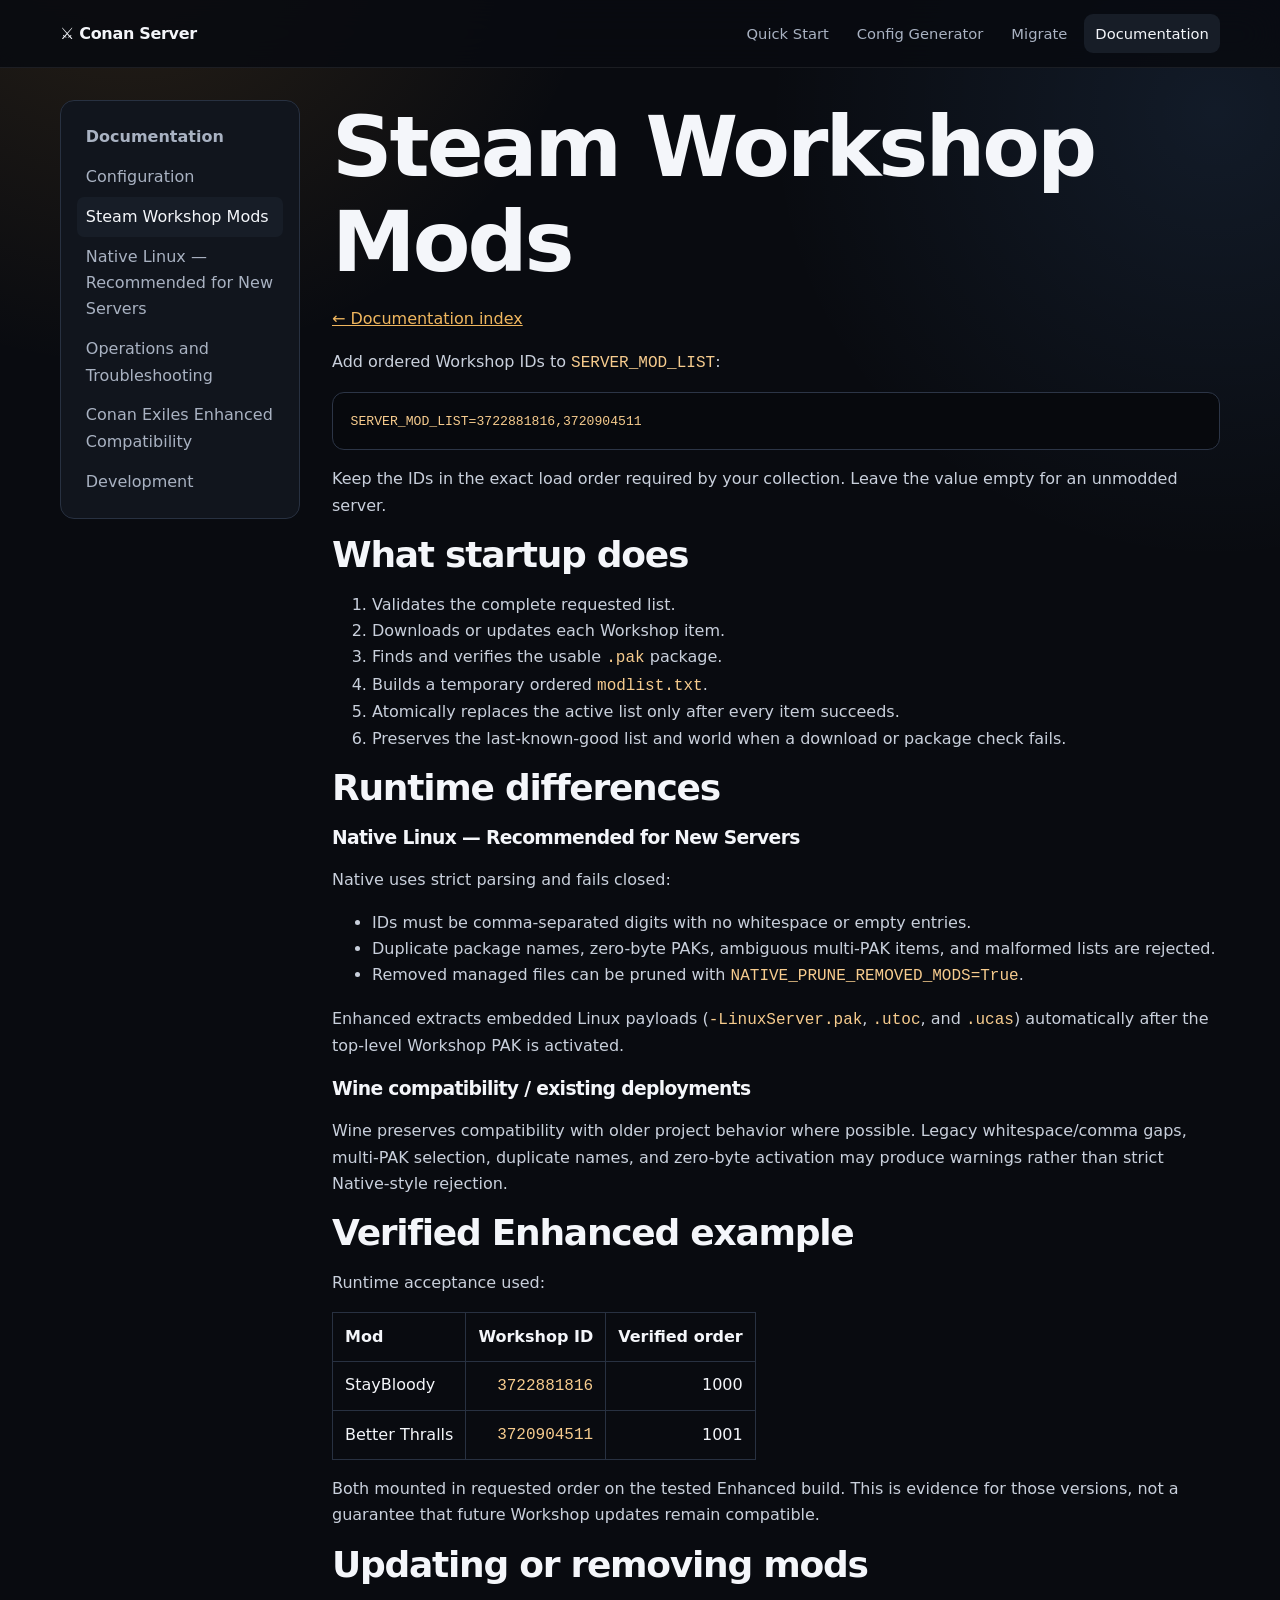
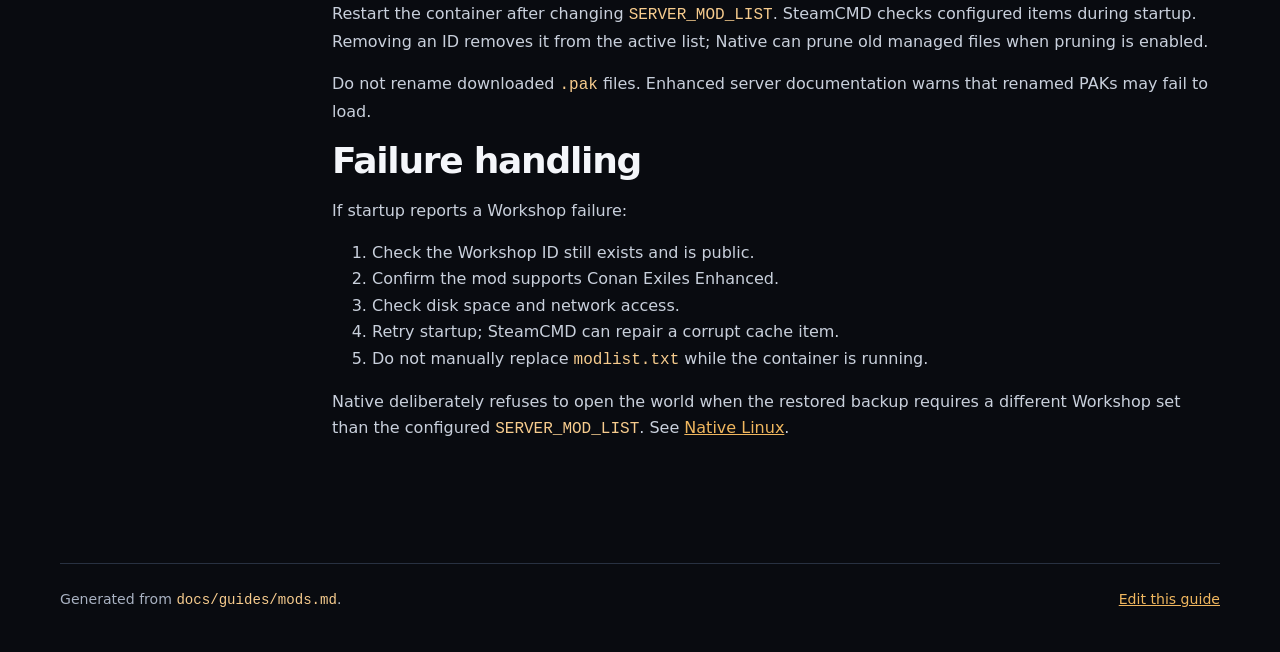
<file: docs/docs/mods/index.html>
<!DOCTYPE html>
<html lang="en">
<head>
  <meta charset="utf-8">
  <meta name="viewport" content="width=device-width, initial-scale=1">
  <meta name="description" content="Steam Workshop Mods guide for the Conan Exiles Enhanced Docker server.">
  <link rel="icon" type="image/svg+xml" href="../../assets/favicon.svg">
  <link rel="stylesheet" href="../../assets/site.css">
  <title>Steam Workshop Mods — Conan Server</title>
</head>
<body>
  <a class="skip-link" href="#main">Skip to content</a>
  <header class="site-header">
    <a class="brand" href="../../">⚔️ Conan Server</a>
    <nav class="top-nav" aria-label="Primary navigation">
      <a href="../../">Quick Start</a><a href="../../config/">Config Generator</a><a href="../../migrate/">Migrate</a><a aria-current="page" href="../">Documentation</a>
    </nav>
  </header>
  <main id="main" class="docs-shell">
    <aside class="docs-sidebar" aria-label="Documentation sections">
      <strong><a href="../">Documentation</a></strong>
      <a href="../configuration/">Configuration</a>
      <a aria-current="page" href="../mods/">Steam Workshop Mods</a>
      <a href="../native-linux/">Native Linux — Recommended for New Servers</a>
      <a href="../operations/">Operations and Troubleshooting</a>
      <a href="../compatibility/">Conan Exiles Enhanced Compatibility</a>
      <a href="../development/">Development</a>
    </aside>
    <article class="docs-content">
<h1 id="steam-workshop-mods">Steam Workshop Mods</h1>
<p><a href="../">← Documentation index</a></p>
<p>Add ordered Workshop IDs to <code>SERVER_MOD_LIST</code>:</p>
<pre><code class="language-env">SERVER_MOD_LIST=3722881816,3720904511
</code></pre>
<p>Keep the IDs in the exact load order required by your collection. Leave the value empty for an unmodded server.</p>
<h2 id="what-startup-does">What startup does</h2>
<ol>
<li>Validates the complete requested list.</li>
<li>Downloads or updates each Workshop item.</li>
<li>Finds and verifies the usable <code>.pak</code> package.</li>
<li>Builds a temporary ordered <code>modlist.txt</code>.</li>
<li>Atomically replaces the active list only after every item succeeds.</li>
<li>Preserves the last-known-good list and world when a download or package check fails.</li>
</ol>
<h2 id="runtime-differences">Runtime differences</h2>
<h3 id="native-linux-recommended-for-new-servers">Native Linux — Recommended for New Servers</h3>
<p>Native uses strict parsing and fails closed:</p>
<ul>
<li>IDs must be comma-separated digits with no whitespace or empty entries.</li>
<li>Duplicate package names, zero-byte PAKs, ambiguous multi-PAK items, and malformed lists are rejected.</li>
<li>Removed managed files can be pruned with <code>NATIVE_PRUNE_REMOVED_MODS=True</code>.</li>
</ul>
<p>Enhanced extracts embedded Linux payloads (<code>-LinuxServer.pak</code>, <code>.utoc</code>, and <code>.ucas</code>) automatically after the top-level Workshop PAK is activated.</p>
<h3 id="wine-compatibility-existing-deployments">Wine compatibility / existing deployments</h3>
<p>Wine preserves compatibility with older project behavior where possible. Legacy whitespace/comma gaps, multi-PAK selection, duplicate names, and zero-byte activation may produce warnings rather than strict Native-style rejection.</p>
<h2 id="verified-enhanced-example">Verified Enhanced example</h2>
<p>Runtime acceptance used:</p>
<table>
<thead>
<tr>
<th>Mod</th>
<th style="text-align: right;">Workshop ID</th>
<th style="text-align: right;">Verified order</th>
</tr>
</thead>
<tbody>
<tr>
<td>StayBloody</td>
<td style="text-align: right;"><code>3722881816</code></td>
<td style="text-align: right;">1000</td>
</tr>
<tr>
<td>Better Thralls</td>
<td style="text-align: right;"><code>3720904511</code></td>
<td style="text-align: right;">1001</td>
</tr>
</tbody>
</table>
<p>Both mounted in requested order on the tested Enhanced build. This is evidence for those versions, not a guarantee that future Workshop updates remain compatible.</p>
<h2 id="updating-or-removing-mods">Updating or removing mods</h2>
<p>Restart the container after changing <code>SERVER_MOD_LIST</code>. SteamCMD checks configured items during startup. Removing an ID removes it from the active list; Native can prune old managed files when pruning is enabled.</p>
<p>Do not rename downloaded <code>.pak</code> files. Enhanced server documentation warns that renamed PAKs may fail to load.</p>
<h2 id="failure-handling">Failure handling</h2>
<p>If startup reports a Workshop failure:</p>
<ol>
<li>Check the Workshop ID still exists and is public.</li>
<li>Confirm the mod supports Conan Exiles Enhanced.</li>
<li>Check disk space and network access.</li>
<li>Retry startup; SteamCMD can repair a corrupt cache item.</li>
<li>Do not manually replace <code>modlist.txt</code> while the container is running.</li>
</ol>
<p>Native deliberately refuses to open the world when the restored backup requires a different Workshop set than the configured <code>SERVER_MOD_LIST</code>. See <a href="../native-linux/#backup-and-restore">Native Linux</a>.</p>
    </article>
  </main>
  <footer class="site-footer"><span>Generated from <code>docs/guides/mods.md</code>.</span><a href="https://github.com/balnaimi/conan-exiles-server/blob/main/docs/guides/mods.md">Edit this guide</a></footer>
</body>
</html>
</file>
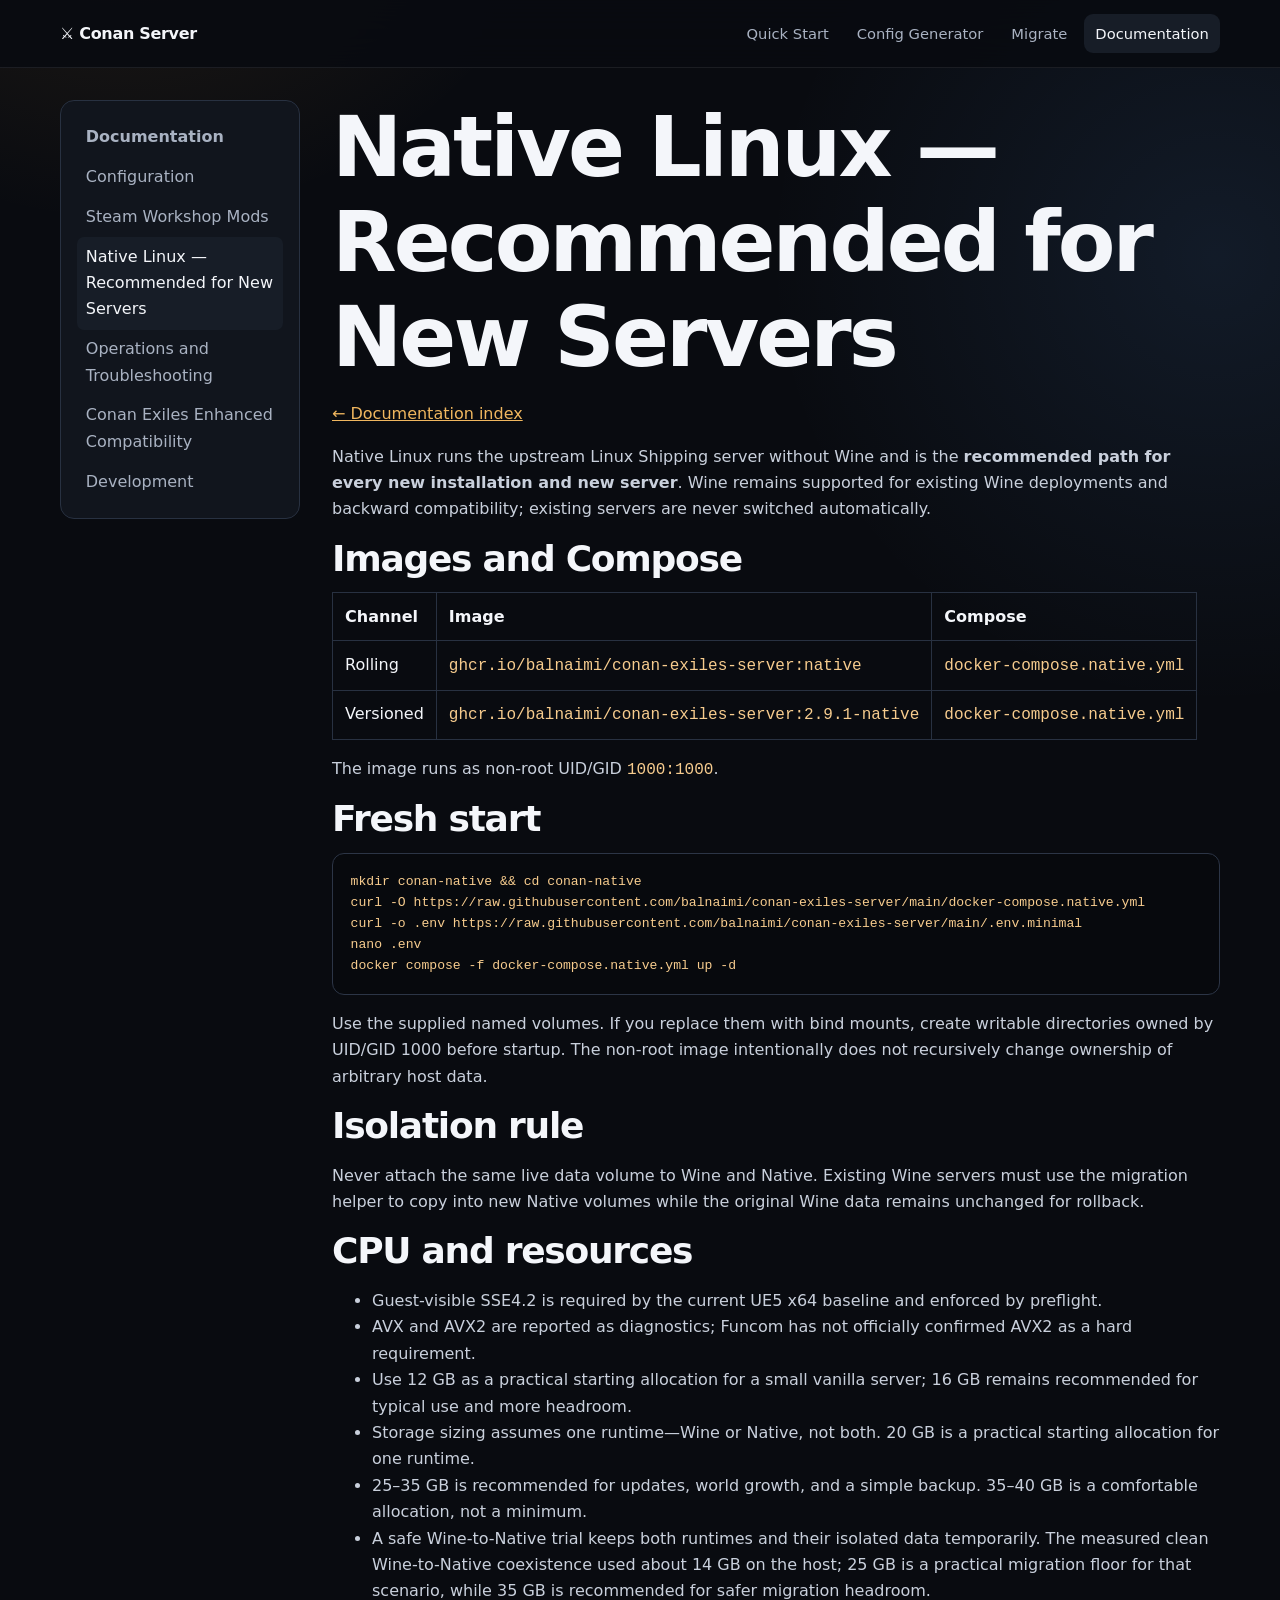
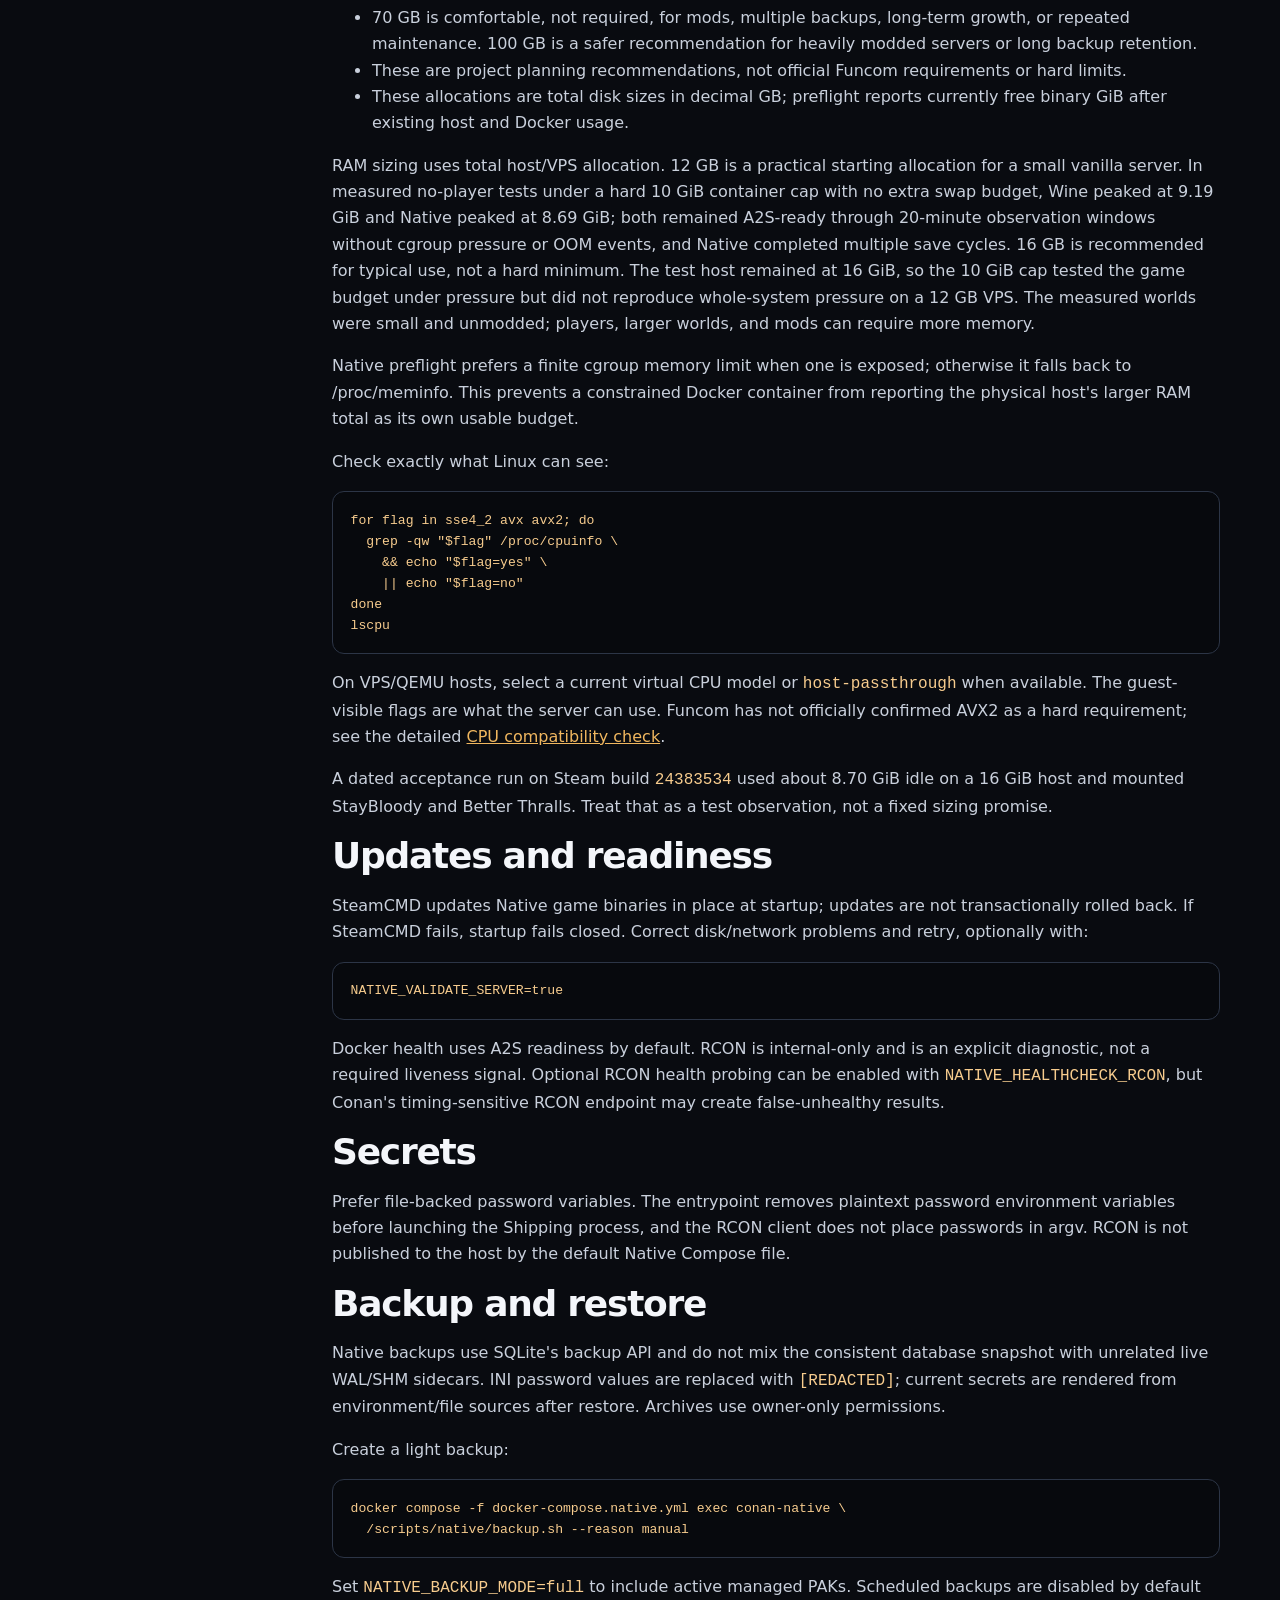
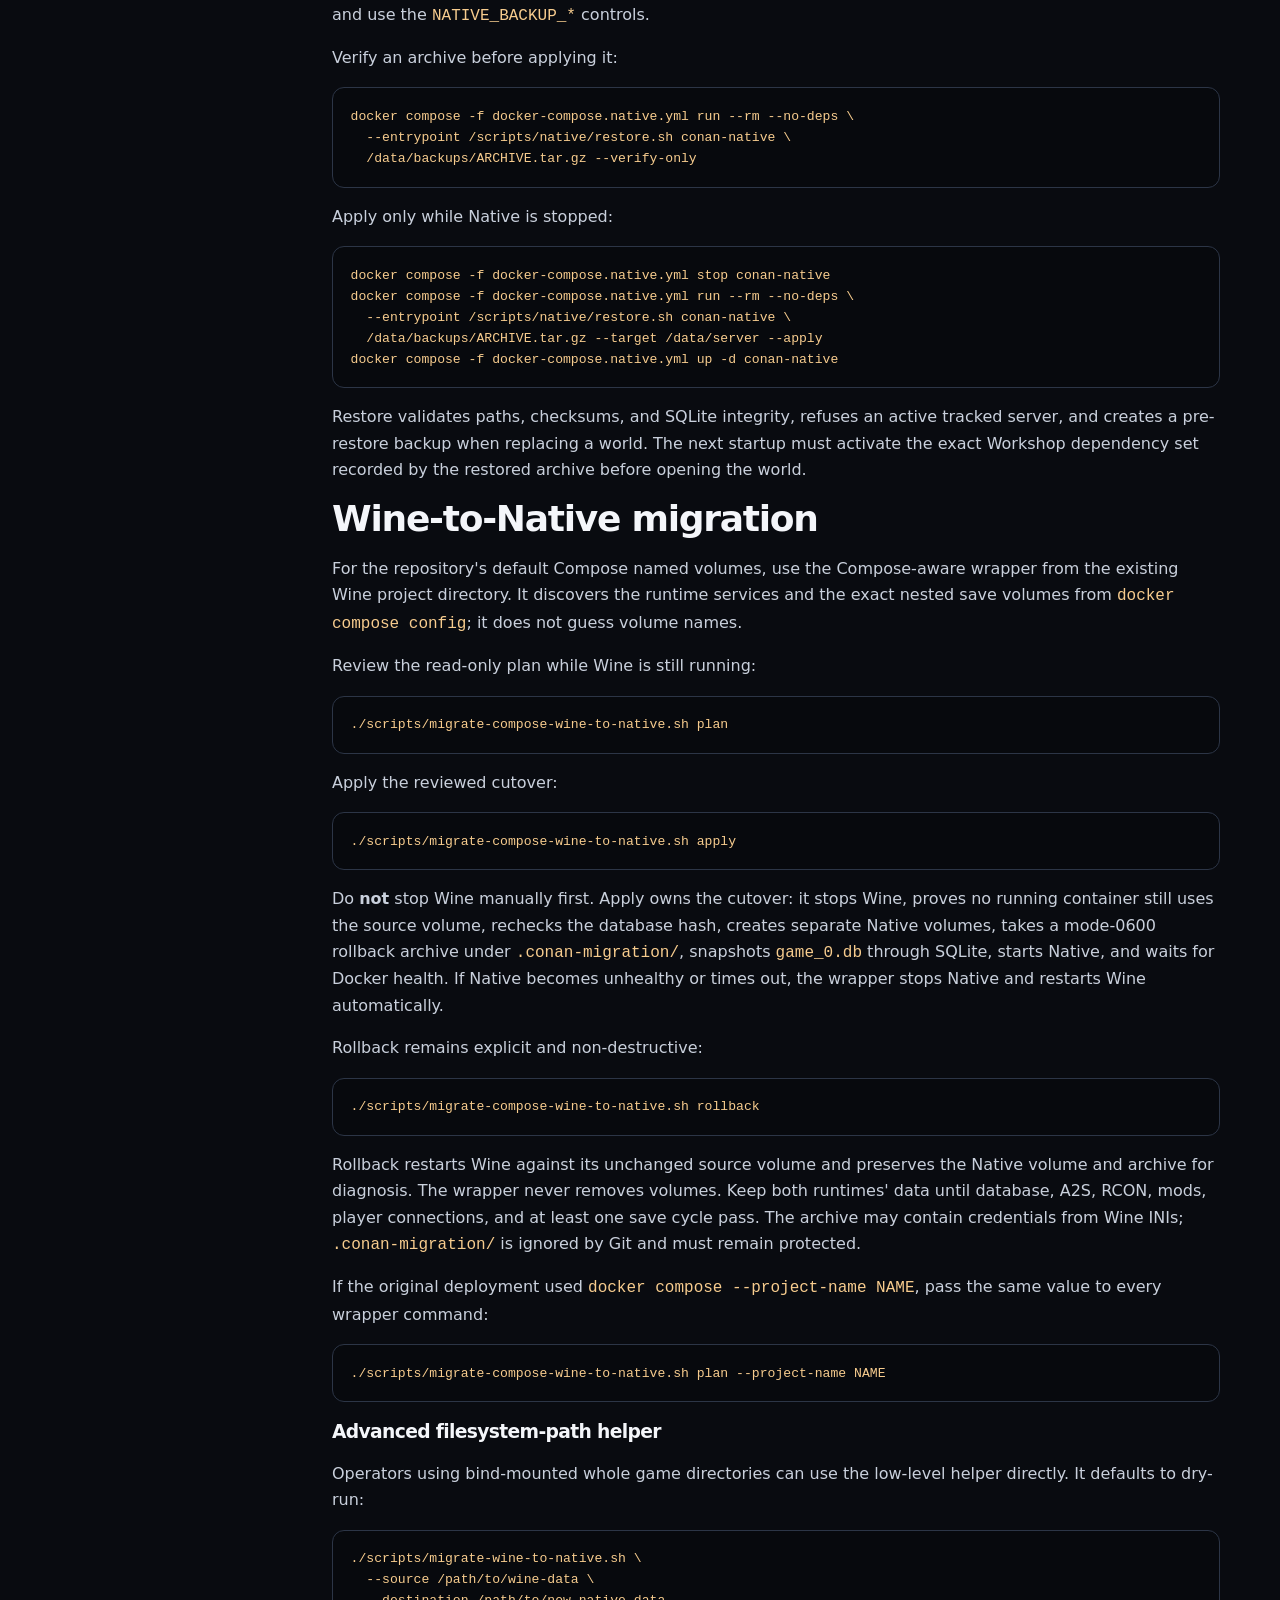
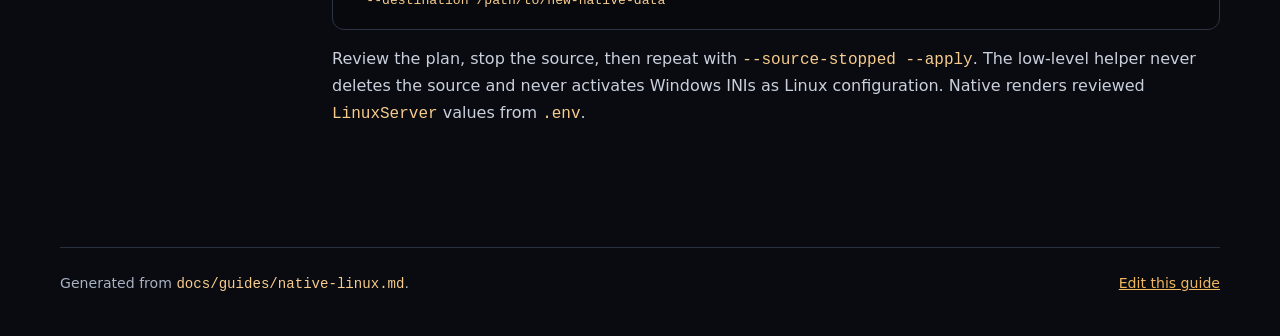
<file: docs/docs/native-linux/index.html>
<!DOCTYPE html>
<html lang="en">
<head>
  <meta charset="utf-8">
  <meta name="viewport" content="width=device-width, initial-scale=1">
  <meta name="description" content="Native Linux — Recommended for New Servers guide for the Conan Exiles Enhanced Docker server.">
  <link rel="icon" type="image/svg+xml" href="../../assets/favicon.svg">
  <link rel="stylesheet" href="../../assets/site.css">
  <title>Native Linux — Recommended for New Servers — Conan Server</title>
</head>
<body>
  <a class="skip-link" href="#main">Skip to content</a>
  <header class="site-header">
    <a class="brand" href="../../">⚔️ Conan Server</a>
    <nav class="top-nav" aria-label="Primary navigation">
      <a href="../../">Quick Start</a><a href="../../config/">Config Generator</a><a href="../../migrate/">Migrate</a><a aria-current="page" href="../">Documentation</a>
    </nav>
  </header>
  <main id="main" class="docs-shell">
    <aside class="docs-sidebar" aria-label="Documentation sections">
      <strong><a href="../">Documentation</a></strong>
      <a href="../configuration/">Configuration</a>
      <a href="../mods/">Steam Workshop Mods</a>
      <a aria-current="page" href="../native-linux/">Native Linux — Recommended for New Servers</a>
      <a href="../operations/">Operations and Troubleshooting</a>
      <a href="../compatibility/">Conan Exiles Enhanced Compatibility</a>
      <a href="../development/">Development</a>
    </aside>
    <article class="docs-content">
<h1 id="native-linux-recommended-for-new-servers">Native Linux — Recommended for New Servers</h1>
<p><a href="../">← Documentation index</a></p>
<p>Native Linux runs the upstream Linux Shipping server without Wine and is the <strong>recommended path for every new installation and new server</strong>. Wine remains supported for existing Wine deployments and backward compatibility; existing servers are never switched automatically.</p>
<h2 id="images-and-compose">Images and Compose</h2>
<table>
<thead>
<tr>
<th>Channel</th>
<th>Image</th>
<th>Compose</th>
</tr>
</thead>
<tbody>
<tr>
<td>Rolling</td>
<td><code>ghcr.io/balnaimi/conan-exiles-server:native</code></td>
<td><code>docker-compose.native.yml</code></td>
</tr>
<tr>
<td>Versioned</td>
<td><code>ghcr.io/balnaimi/conan-exiles-server:2.9.1-native</code></td>
<td><code>docker-compose.native.yml</code></td>
</tr>
</tbody>
</table>
<p>The image runs as non-root UID/GID <code>1000:1000</code>.</p>
<h2 id="fresh-start">Fresh start</h2>
<pre><code class="language-bash">mkdir conan-native &amp;&amp; cd conan-native
curl -O https://raw.githubusercontent.com/balnaimi/conan-exiles-server/main/docker-compose.native.yml
curl -o .env https://raw.githubusercontent.com/balnaimi/conan-exiles-server/main/.env.minimal
nano .env
docker compose -f docker-compose.native.yml up -d
</code></pre>
<p>Use the supplied named volumes. If you replace them with bind mounts, create writable directories owned by UID/GID 1000 before startup. The non-root image intentionally does not recursively change ownership of arbitrary host data.</p>
<h2 id="isolation-rule">Isolation rule</h2>
<p>Never attach the same live data volume to Wine and Native. Existing Wine servers must use the migration helper to copy into new Native volumes while the original Wine data remains unchanged for rollback.</p>
<h2 id="cpu-and-resources">CPU and resources</h2>
<ul>
<li>Guest-visible SSE4.2 is required by the current UE5 x64 baseline and enforced by preflight.</li>
<li>AVX and AVX2 are reported as diagnostics; Funcom has not officially confirmed AVX2 as a hard requirement.</li>
<li>Use 12 GB as a practical starting allocation for a small vanilla server; 16 GB remains recommended for typical use and more headroom.</li>
<li>Storage sizing assumes one runtime—Wine or Native, not both. 20 GB is a practical starting allocation for one runtime.</li>
<li>25–35 GB is recommended for updates, world growth, and a simple backup. 35–40 GB is a comfortable allocation, not a minimum.</li>
<li>A safe Wine-to-Native trial keeps both runtimes and their isolated data temporarily. The measured clean Wine-to-Native coexistence used about 14 GB on the host; 25 GB is a practical migration floor for that scenario, while 35 GB is recommended for safer migration headroom.</li>
<li>70 GB is comfortable, not required, for mods, multiple backups, long-term growth, or repeated maintenance. 100 GB is a safer recommendation for heavily modded servers or long backup retention.</li>
<li>These are project planning recommendations, not official Funcom requirements or hard limits.</li>
<li>These allocations are total disk sizes in decimal GB; preflight reports currently free binary GiB after existing host and Docker usage.</li>
</ul>
<p>RAM sizing uses total host/VPS allocation. 12 GB is a practical starting allocation for a small vanilla server. In measured no-player tests under a hard 10 GiB container cap with no extra swap budget, Wine peaked at 9.19 GiB and Native peaked at 8.69 GiB; both remained A2S-ready through 20-minute observation windows without cgroup pressure or OOM events, and Native completed multiple save cycles. 16 GB is recommended for typical use, not a hard minimum. The test host remained at 16 GiB, so the 10 GiB cap tested the game budget under pressure but did not reproduce whole-system pressure on a 12 GB VPS. The measured worlds were small and unmodded; players, larger worlds, and mods can require more memory.</p>
<p>Native preflight prefers a finite cgroup memory limit when one is exposed; otherwise it falls back to /proc/meminfo. This prevents a constrained Docker container from reporting the physical host's larger RAM total as its own usable budget.</p>
<p>Check exactly what Linux can see:</p>
<pre><code class="language-bash">for flag in sse4_2 avx avx2; do
  grep -qw &quot;$flag&quot; /proc/cpuinfo \
    &amp;&amp; echo &quot;$flag=yes&quot; \
    || echo &quot;$flag=no&quot;
done
lscpu
</code></pre>
<p>On VPS/QEMU hosts, select a current virtual CPU model or <code>host-passthrough</code> when available. The guest-visible flags are what the server can use. Funcom has not officially confirmed AVX2 as a hard requirement; see the detailed <a href="../operations/#cpu-compatibility-check">CPU compatibility check</a>.</p>
<p>A dated acceptance run on Steam build <code>24383534</code> used about 8.70 GiB idle on a 16 GiB host and mounted StayBloody and Better Thralls. Treat that as a test observation, not a fixed sizing promise.</p>
<h2 id="updates-and-readiness">Updates and readiness</h2>
<p>SteamCMD updates Native game binaries in place at startup; updates are not transactionally rolled back. If SteamCMD fails, startup fails closed. Correct disk/network problems and retry, optionally with:</p>
<pre><code class="language-env">NATIVE_VALIDATE_SERVER=true
</code></pre>
<p>Docker health uses A2S readiness by default. RCON is internal-only and is an explicit diagnostic, not a required liveness signal. Optional RCON health probing can be enabled with <code>NATIVE_HEALTHCHECK_RCON</code>, but Conan's timing-sensitive RCON endpoint may create false-unhealthy results.</p>
<h2 id="secrets">Secrets</h2>
<p>Prefer file-backed password variables. The entrypoint removes plaintext password environment variables before launching the Shipping process, and the RCON client does not place passwords in argv. RCON is not published to the host by the default Native Compose file.</p>
<h2 id="backup-and-restore">Backup and restore</h2>
<p>Native backups use SQLite's backup API and do not mix the consistent database snapshot with unrelated live WAL/SHM sidecars. INI password values are replaced with <code>[REDACTED]</code>; current secrets are rendered from environment/file sources after restore. Archives use owner-only permissions.</p>
<p>Create a light backup:</p>
<pre><code class="language-bash">docker compose -f docker-compose.native.yml exec conan-native \
  /scripts/native/backup.sh --reason manual
</code></pre>
<p>Set <code>NATIVE_BACKUP_MODE=full</code> to include active managed PAKs. Scheduled backups are disabled by default and use the <code>NATIVE_BACKUP_*</code> controls.</p>
<p>Verify an archive before applying it:</p>
<pre><code class="language-bash">docker compose -f docker-compose.native.yml run --rm --no-deps \
  --entrypoint /scripts/native/restore.sh conan-native \
  /data/backups/ARCHIVE.tar.gz --verify-only
</code></pre>
<p>Apply only while Native is stopped:</p>
<pre><code class="language-bash">docker compose -f docker-compose.native.yml stop conan-native
docker compose -f docker-compose.native.yml run --rm --no-deps \
  --entrypoint /scripts/native/restore.sh conan-native \
  /data/backups/ARCHIVE.tar.gz --target /data/server --apply
docker compose -f docker-compose.native.yml up -d conan-native
</code></pre>
<p>Restore validates paths, checksums, and SQLite integrity, refuses an active tracked server, and creates a pre-restore backup when replacing a world. The next startup must activate the exact Workshop dependency set recorded by the restored archive before opening the world.</p>
<h2 id="wine-to-native-migration">Wine-to-Native migration</h2>
<p>For the repository's default Compose named volumes, use the Compose-aware wrapper from the existing Wine project directory. It discovers the runtime services and the exact nested save volumes from <code>docker compose config</code>; it does not guess volume names.</p>
<p>Review the read-only plan while Wine is still running:</p>
<pre><code class="language-bash">./scripts/migrate-compose-wine-to-native.sh plan
</code></pre>
<p>Apply the reviewed cutover:</p>
<pre><code class="language-bash">./scripts/migrate-compose-wine-to-native.sh apply
</code></pre>
<p>Do <strong>not</strong> stop Wine manually first. Apply owns the cutover: it stops Wine, proves no running container still uses the source volume, rechecks the database hash, creates separate Native volumes, takes a mode-0600 rollback archive under <code>.conan-migration/</code>, snapshots <code>game_0.db</code> through SQLite, starts Native, and waits for Docker health. If Native becomes unhealthy or times out, the wrapper stops Native and restarts Wine automatically.</p>
<p>Rollback remains explicit and non-destructive:</p>
<pre><code class="language-bash">./scripts/migrate-compose-wine-to-native.sh rollback
</code></pre>
<p>Rollback restarts Wine against its unchanged source volume and preserves the Native volume and archive for diagnosis. The wrapper never removes volumes. Keep both runtimes' data until database, A2S, RCON, mods, player connections, and at least one save cycle pass. The archive may contain credentials from Wine INIs; <code>.conan-migration/</code> is ignored by Git and must remain protected.</p>
<p>If the original deployment used <code>docker compose --project-name NAME</code>, pass the same value to every wrapper command:</p>
<pre><code class="language-bash">./scripts/migrate-compose-wine-to-native.sh plan --project-name NAME
</code></pre>
<h3 id="advanced-filesystem-path-helper">Advanced filesystem-path helper</h3>
<p>Operators using bind-mounted whole game directories can use the low-level helper directly. It defaults to dry-run:</p>
<pre><code class="language-bash">./scripts/migrate-wine-to-native.sh \
  --source /path/to/wine-data \
  --destination /path/to/new-native-data
</code></pre>
<p>Review the plan, stop the source, then repeat with <code>--source-stopped --apply</code>. The low-level helper never deletes the source and never activates Windows INIs as Linux configuration. Native renders reviewed <code>LinuxServer</code> values from <code>.env</code>.</p>
    </article>
  </main>
  <footer class="site-footer"><span>Generated from <code>docs/guides/native-linux.md</code>.</span><a href="https://github.com/balnaimi/conan-exiles-server/blob/main/docs/guides/native-linux.md">Edit this guide</a></footer>
</body>
</html>
</file>
<file: docs/assets/site.css>
:root {
  color-scheme: dark;
  --bg: #090b10;
  --surface: #11151d;
  --surface-2: #171d27;
  --line: #283141;
  --text: #f4f6fa;
  --muted: #a9b2c2;
  --accent: #d79a42;
  --accent-strong: #f0b75f;
  --blue: #63a8ff;
  --green: #69d49b;
  --red: #ff8d82;
  --max: 1160px;
  --radius: 18px;
}
* { box-sizing: border-box; }
html { scroll-behavior: smooth; }
body {
  margin: 0;
  background:
    radial-gradient(circle at 10% -5%, rgba(215,154,66,.16), transparent 30rem),
    radial-gradient(circle at 95% 5%, rgba(99,168,255,.10), transparent 28rem),
    var(--bg);
  color: var(--text);
  font: 16px/1.65 Inter, ui-sans-serif, system-ui, -apple-system, BlinkMacSystemFont, "Segoe UI", sans-serif;
}
a { color: var(--accent-strong); }
a:hover { color: #ffd28d; }
code, pre { font-family: "SFMono-Regular", Consolas, "Liberation Mono", monospace; }
code { color: #f7cc8e; }
.skip-link { position: fixed; left: 1rem; top: -5rem; z-index: 20; padding: .7rem 1rem; background: #fff; color: #000; border-radius: 8px; }
.skip-link:focus { top: 1rem; }
.site-header {
  position: sticky;
  top: 0;
  z-index: 10;
  display: flex;
  justify-content: space-between;
  align-items: center;
  gap: 1.5rem;
  padding: .9rem max(1.25rem, calc((100vw - var(--max)) / 2));
  border-bottom: 1px solid rgba(255,255,255,.08);
  background: rgba(9,11,16,.88);
  backdrop-filter: blur(18px);
}
.brand { color: var(--text); text-decoration: none; font-weight: 800; letter-spacing: -.02em; }
.top-nav { display: flex; flex-wrap: wrap; gap: .35rem; }
.top-nav a { color: var(--muted); text-decoration: none; padding: .45rem .7rem; border-radius: 9px; font-size: .92rem; }
.top-nav a:hover, .top-nav a[aria-current="page"] { color: var(--text); background: var(--surface-2); }
main { width: min(var(--max), calc(100% - 2rem)); margin: 0 auto; }
.hero { padding: 6rem 0 3.5rem; max-width: 820px; }
.compact-hero { padding-bottom: 2.5rem; }
.eyebrow { margin: 0 0 .55rem; color: var(--accent-strong); text-transform: uppercase; letter-spacing: .14em; font-size: .75rem; font-weight: 800; }
h1, h2, h3 { line-height: 1.13; letter-spacing: -.035em; }
h1 { margin: 0; font-size: clamp(2.45rem, 7vw, 5.25rem); }
h2 { font-size: clamp(1.55rem, 3vw, 2.25rem); margin: .2rem 0 .8rem; }
.hero-copy { color: var(--muted); font-size: clamp(1.05rem, 2vw, 1.25rem); max-width: 680px; }
.hero-actions { display: flex; flex-wrap: wrap; gap: .75rem; margin-top: 1.6rem; }
.button { display: inline-flex; align-items: center; justify-content: center; min-height: 46px; padding: .72rem 1rem; border: 1px solid var(--line); border-radius: 11px; text-decoration: none; font-weight: 750; }
.button.primary { background: var(--accent); border-color: var(--accent); color: #171006; }
.button.primary:hover { background: var(--accent-strong); color: #171006; }
.button.secondary { background: var(--surface); color: var(--text); }
.button.full { width: 100%; }
.route-grid { display: grid; grid-template-columns: repeat(2, minmax(0, 1fr)); gap: 1rem; align-items: start; }
.route-card { min-width: 0; padding: 1.35rem; border: 1px solid var(--line); border-radius: var(--radius); background: linear-gradient(145deg, rgba(23,29,39,.94), rgba(13,16,23,.96)); box-shadow: 0 18px 45px rgba(0,0,0,.20); scroll-margin-top: 6rem; }
.route-card.featured { border-color: rgba(215,154,66,.65); }
.route-card:focus { outline: 3px solid var(--accent-strong); outline-offset: 4px; }
.migration-card { grid-column: 1 / -1; display: grid; grid-template-columns: 1fr auto; align-items: center; gap: 1rem 2rem; }
.migration-card .status-row, .migration-card h2 { grid-column: 1; }
.migration-card p { grid-column: 1; margin: 0; color: var(--muted); }
.migration-card .button { grid-column: 2; grid-row: 1 / span 3; }
.status-row { display: flex; gap: .55rem; align-items: center; color: var(--muted); font-size: .82rem; }
.status { display: inline-flex; padding: .2rem .55rem; border-radius: 999px; text-transform: uppercase; font-size: .68rem; letter-spacing: .08em; font-weight: 850; }
.status.recommended { background: rgba(105,212,155,.13); color: var(--green); }
.status.compatibility { background: rgba(99,168,255,.13); color: #8fc2ff; }
.status.migrate { background: rgba(99,168,255,.13); color: #8fc2ff; }
.route-card > p { color: var(--muted); }
.warning { border: 1px solid rgba(255,141,130,.36); background: rgba(255,141,130,.08); color: #ffd1cc; border-radius: 12px; }
.compact-warning { padding: .7rem .8rem; font-size: .9rem; }
.code-block { position: relative; margin: 1rem 0 .7rem; }
pre { overflow-x: auto; margin: 0; padding: 1.1rem; border-radius: 12px; border: 1px solid #2c3546; background: #07090d; color: #eef3fb; font-size: .82rem; line-height: 1.6; }
.copy-button { position: absolute; top: .5rem; right: .5rem; z-index: 1; border: 1px solid #39465a; border-radius: 8px; background: #1b2330; color: var(--text); padding: .35rem .62rem; cursor: pointer; }
.copy-button:hover { border-color: var(--accent); }
.verify-line { font-size: .88rem; }
.text-link { font-weight: 750; text-decoration: none; }
.essentials, .next-grid { margin: 1rem 0; padding: 2rem; border: 1px solid var(--line); border-radius: var(--radius); background: rgba(17,21,29,.82); }
.requirements { display: grid; grid-template-columns: repeat(4, minmax(0, 1fr)); gap: .7rem; margin: 1.25rem 0 .8rem; }
.requirements div { padding: .9rem; background: var(--surface-2); border-radius: 12px; }
.requirements dt { color: var(--accent-strong); font-weight: 800; }
.requirements dd { margin: .25rem 0 0; color: var(--muted); font-size: .9rem; }
.fine-print { margin-bottom: 0; color: var(--muted); font-size: .88rem; }
.next-grid { display: grid; grid-template-columns: repeat(2, minmax(0, 1fr)); gap: .75rem; }
.section-heading { grid-column: 1 / -1; }
.next-card { display: flex; flex-direction: column; gap: .25rem; min-height: 104px; padding: 1rem; border: 1px solid var(--line); border-radius: 12px; color: var(--text); text-decoration: none; background: var(--surface-2); }
.next-card:hover { border-color: var(--accent); color: var(--text); transform: translateY(-1px); }
.next-card span { color: var(--muted); font-size: .9rem; }
.site-footer { width: min(var(--max), calc(100% - 2rem)); margin: 2.5rem auto 0; padding: 1.5rem 0 2.5rem; display: flex; justify-content: space-between; gap: 1rem; border-top: 1px solid var(--line); color: var(--muted); font-size: .88rem; }
.toast { position: fixed; right: 1rem; bottom: 1rem; opacity: 0; transform: translateY(12px); pointer-events: none; padding: .7rem .9rem; border-radius: 10px; background: #eef3fb; color: #10141c; font-weight: 750; transition: .18s ease; }
.toast.show { opacity: 1; transform: translateY(0); }
.docs-shell { display: grid; grid-template-columns: 240px minmax(0, 1fr); gap: 2rem; align-items: start; padding: 2rem 0 4rem; }
.docs-sidebar { position: sticky; top: 5.2rem; padding: 1rem; border: 1px solid var(--line); border-radius: 14px; background: var(--surface); }
.docs-sidebar a { display: block; padding: .42rem .55rem; color: var(--muted); text-decoration: none; border-radius: 7px; }
.docs-sidebar a:hover, .docs-sidebar a[aria-current="page"] { color: var(--text); background: var(--surface-2); }
.docs-content { min-width: 0; }
.docs-content [id] { scroll-margin-top: 6rem; }
.docs-content > :first-child { margin-top: 0; }
.docs-content p, .docs-content li { color: #c9d0dc; }
.docs-content table { display: block; overflow-x: auto; width: 100%; border-collapse: collapse; }
.docs-content th, .docs-content td { padding: .65rem .75rem; border: 1px solid var(--line); text-align: left; }
.docs-content blockquote { margin-left: 0; padding: .65rem 1rem; border-left: 4px solid var(--accent); background: var(--surface); }
.docs-cards { display: grid; grid-template-columns: repeat(2, minmax(0, 1fr)); gap: .8rem; }
@media (max-width: 780px) {
  .site-header { position: static; align-items: flex-start; flex-direction: column; }
  .top-nav { width: 100%; overflow-x: auto; flex-wrap: nowrap; padding-bottom: .2rem; }
  .top-nav a { white-space: nowrap; }
  .hero { padding-top: 3.5rem; }
  .route-grid, .requirements, .next-grid, .docs-cards { grid-template-columns: 1fr; }
  .migration-card { display: block; }
  .migration-card .button { margin-top: 1rem; }
  .docs-shell { grid-template-columns: 1fr; }
  .docs-sidebar { position: static; }
}
@media (max-width: 480px) {
  main, .site-footer { width: min(100% - 1rem, var(--max)); }
  h1 { font-size: 2.3rem; }
  .route-card, .essentials, .next-grid { padding: 1rem; }
  .site-footer { flex-direction: column; }
}
@media (prefers-reduced-motion: reduce) {
  *, *::before, *::after { scroll-behavior: auto !important; transition: none !important; }
}
</file>
